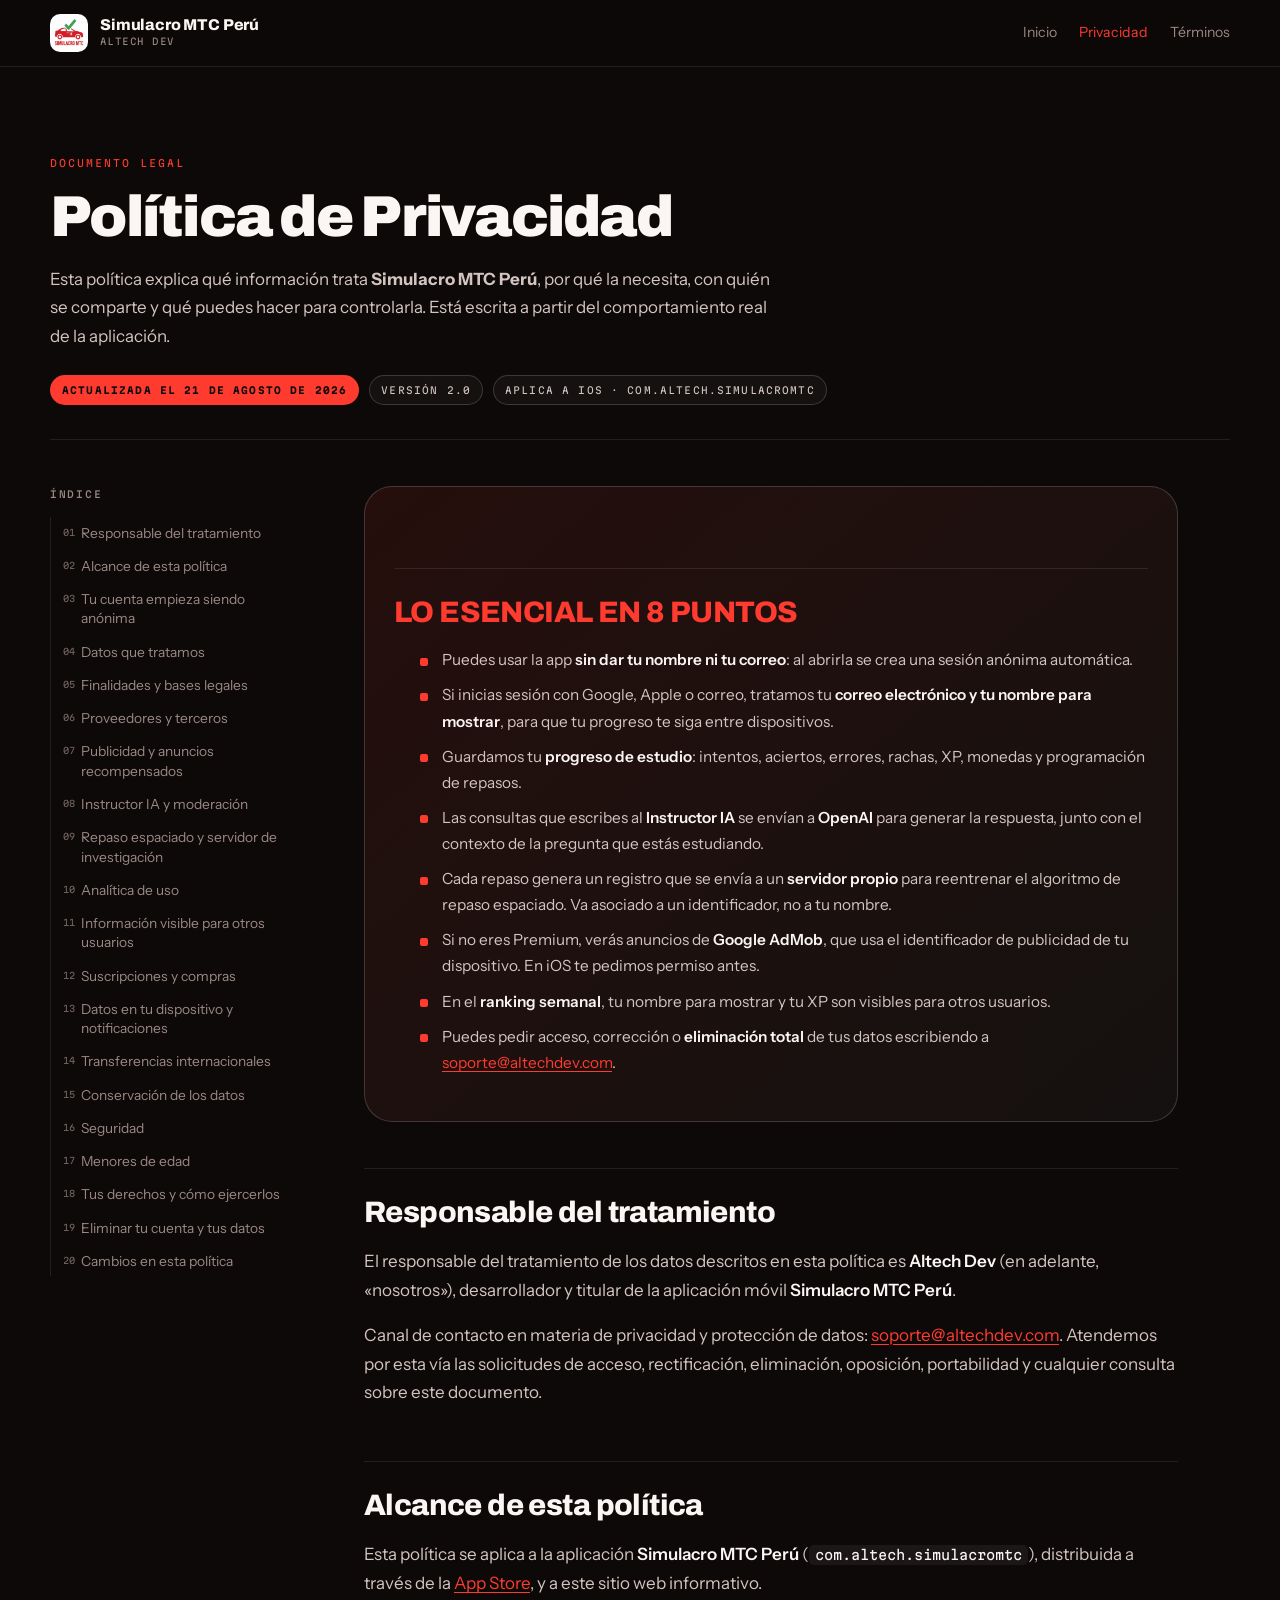
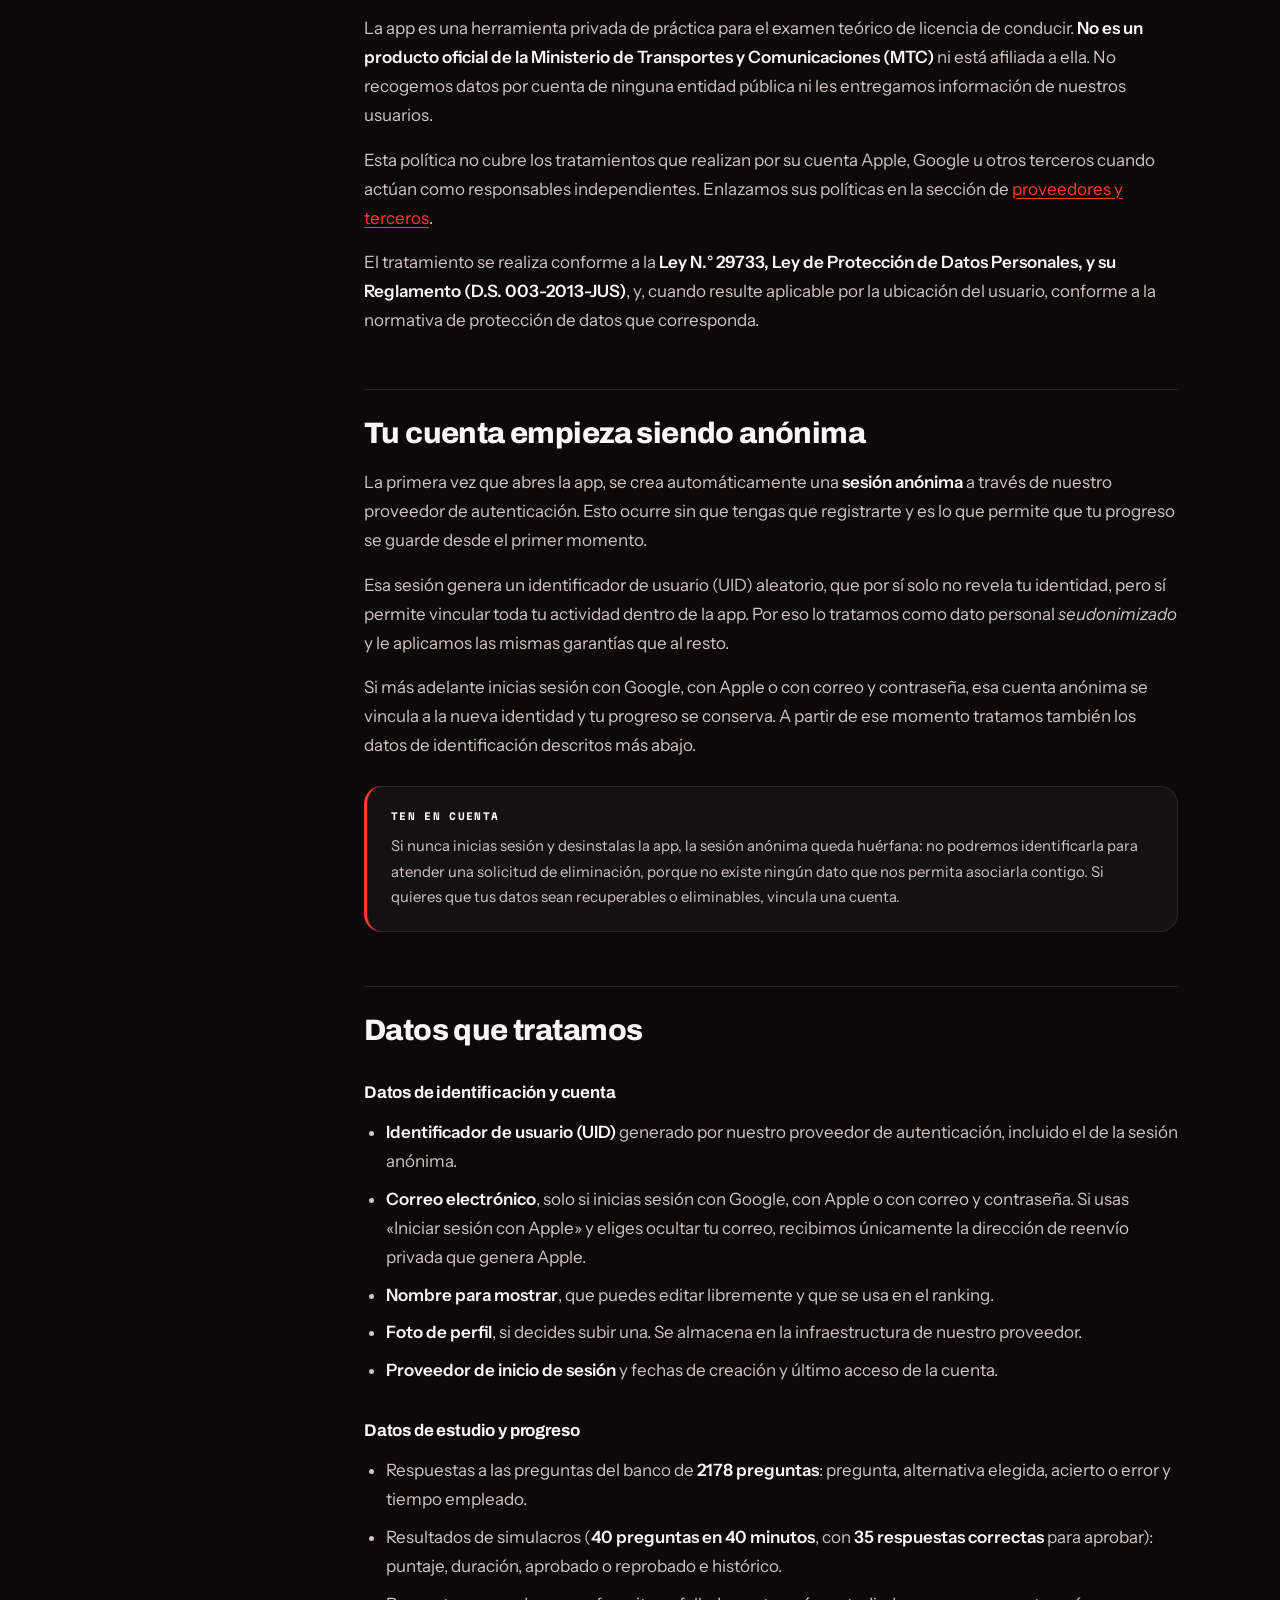
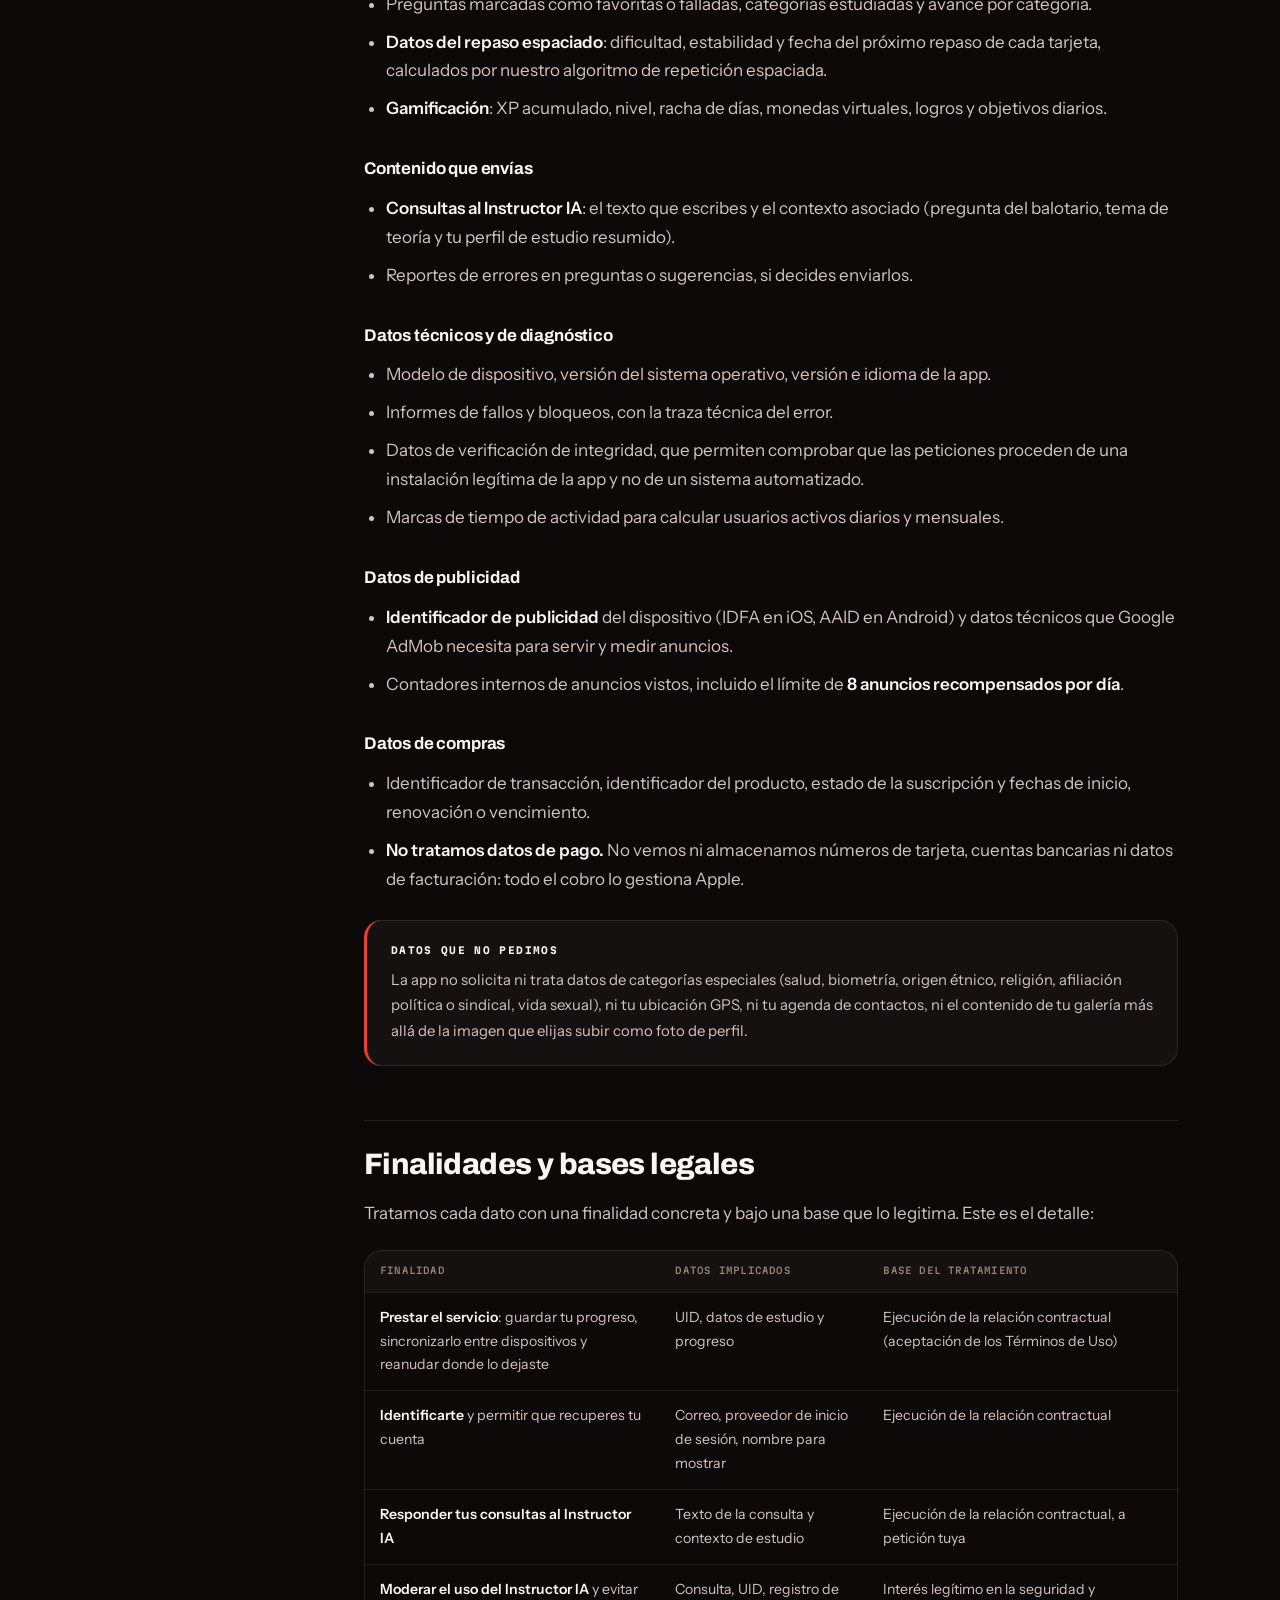
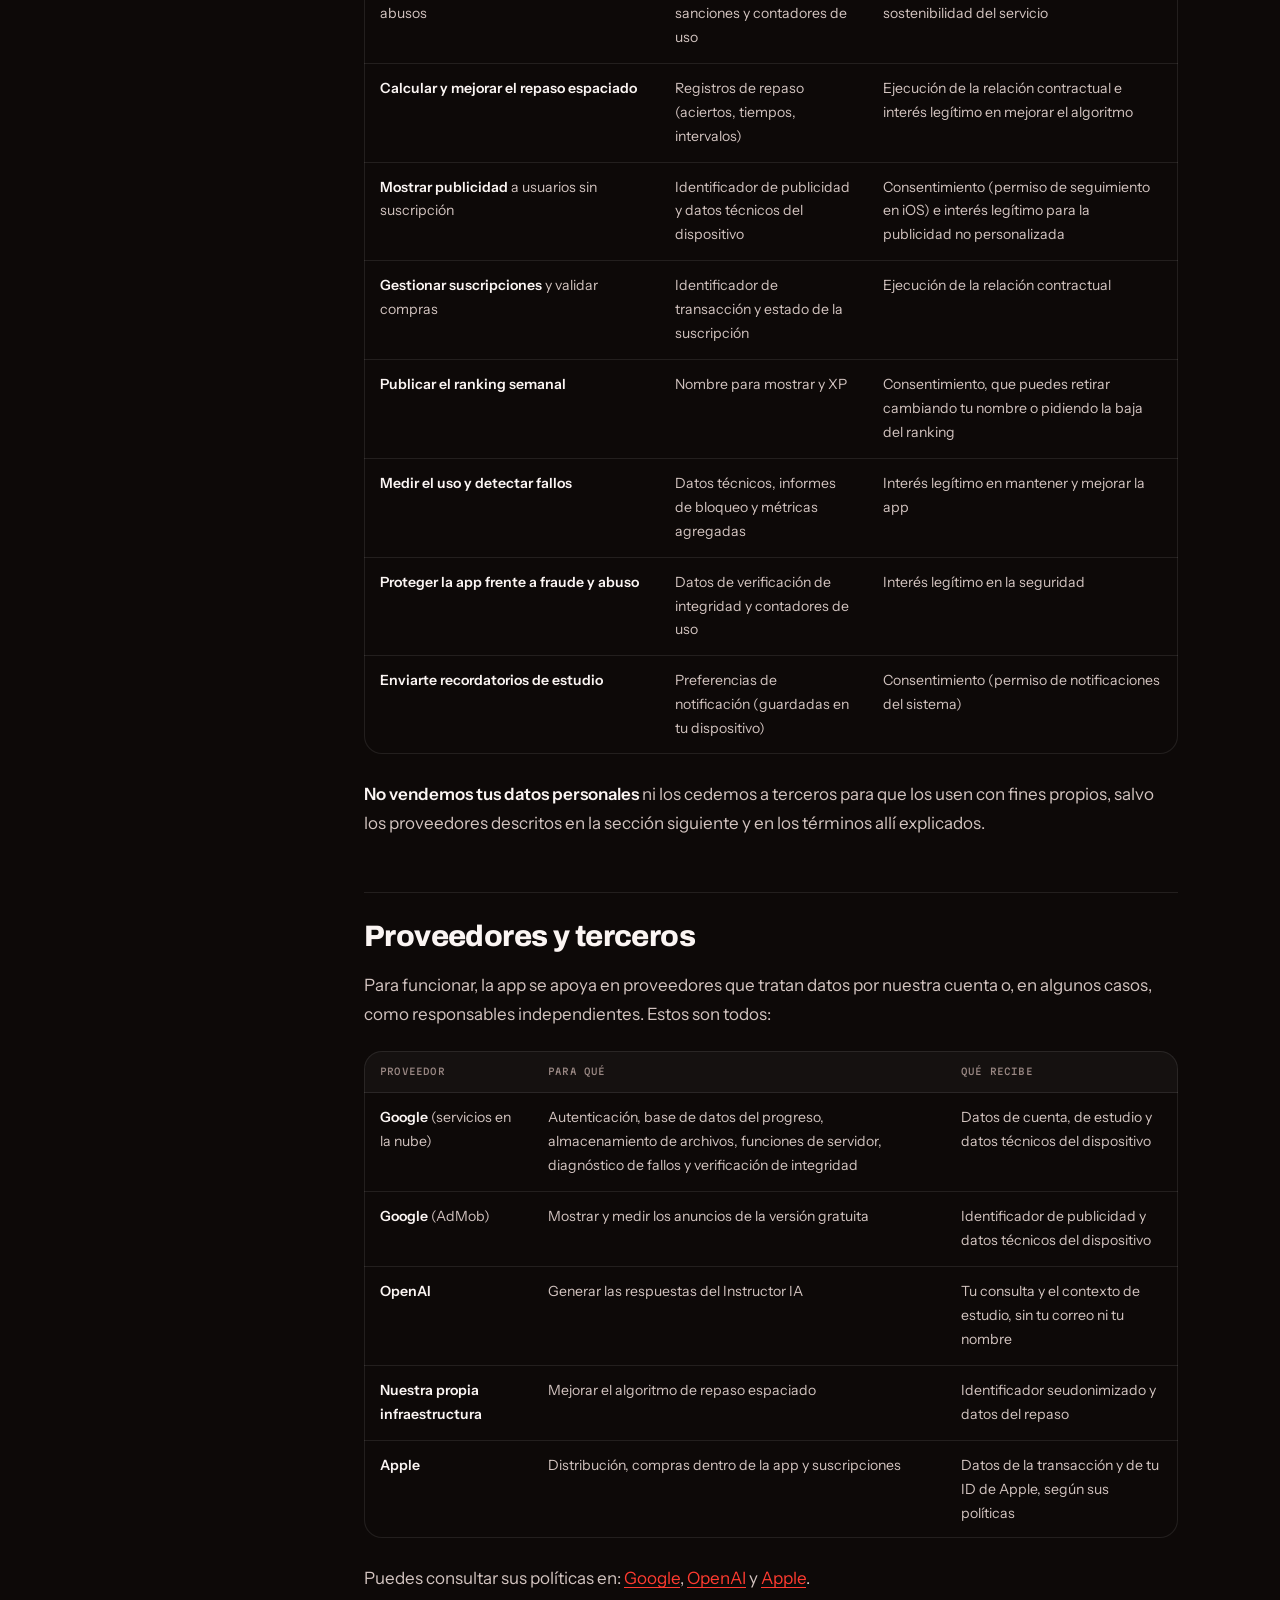
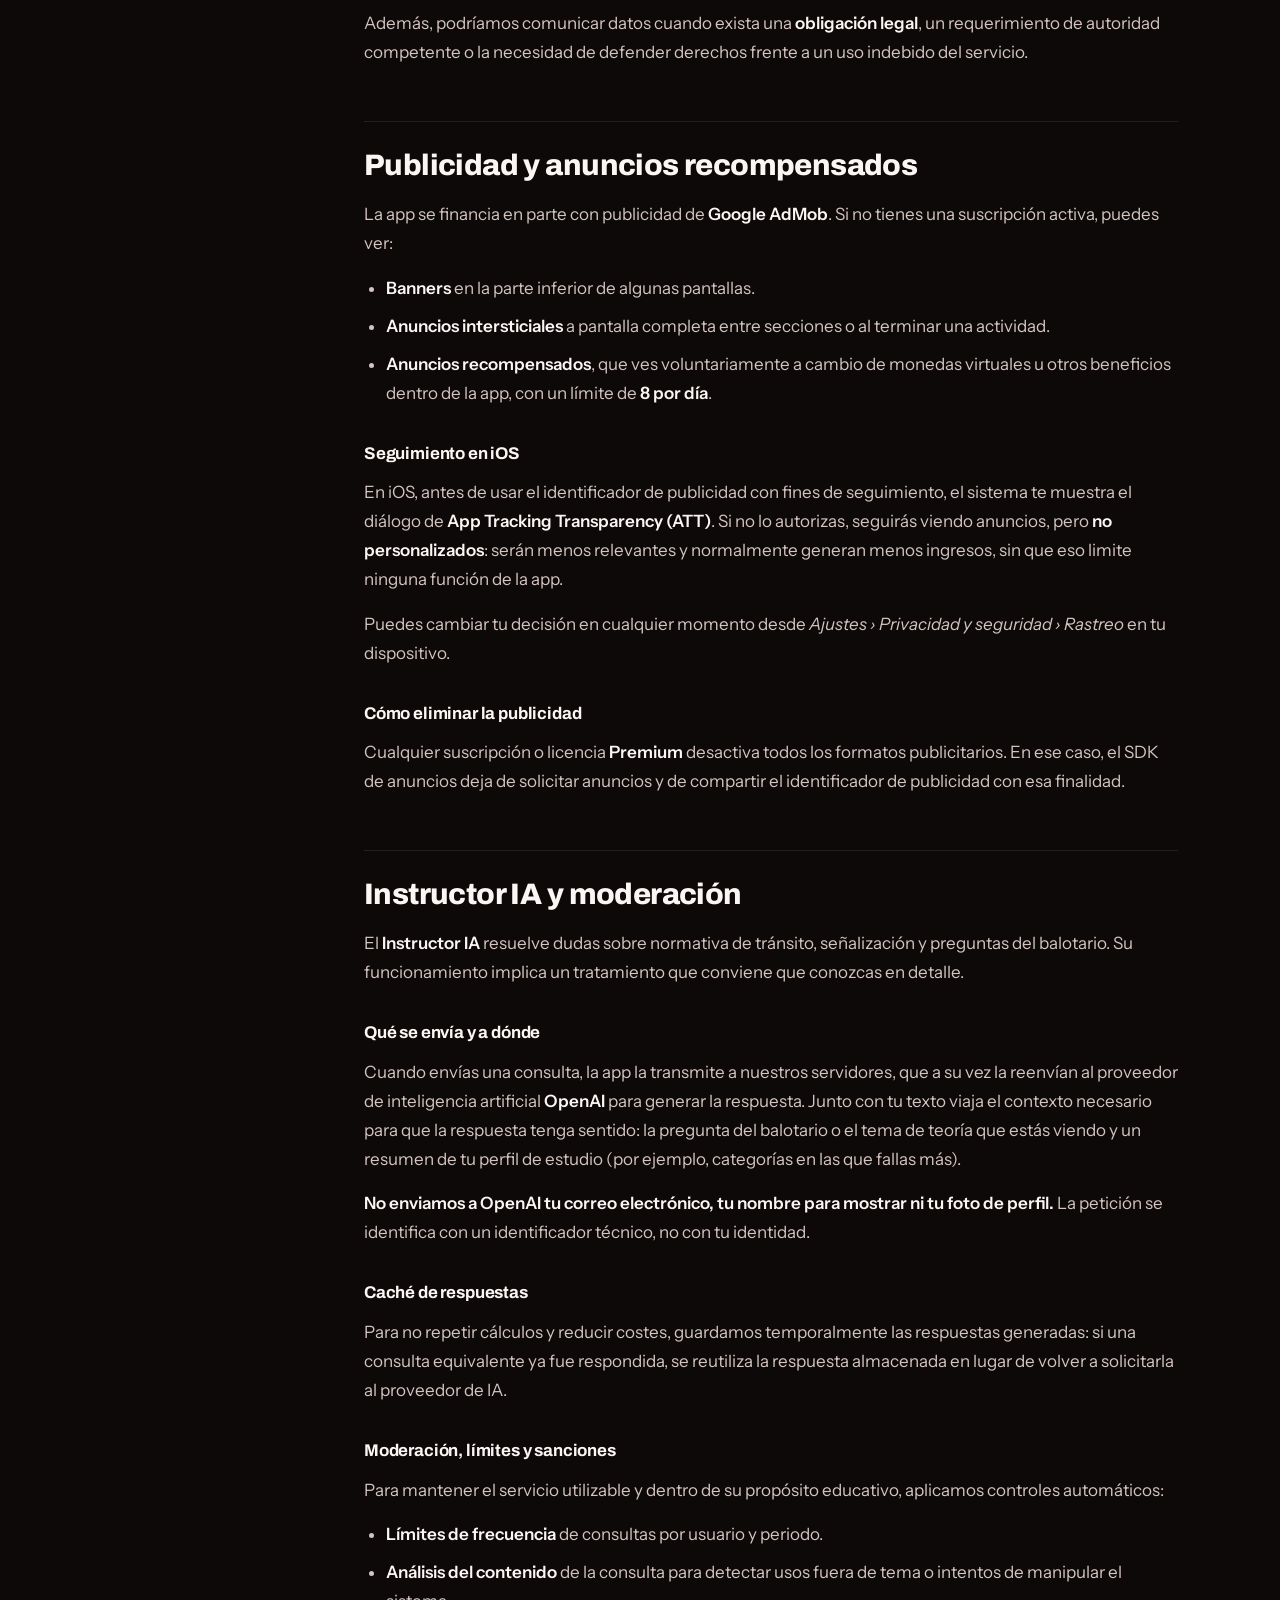
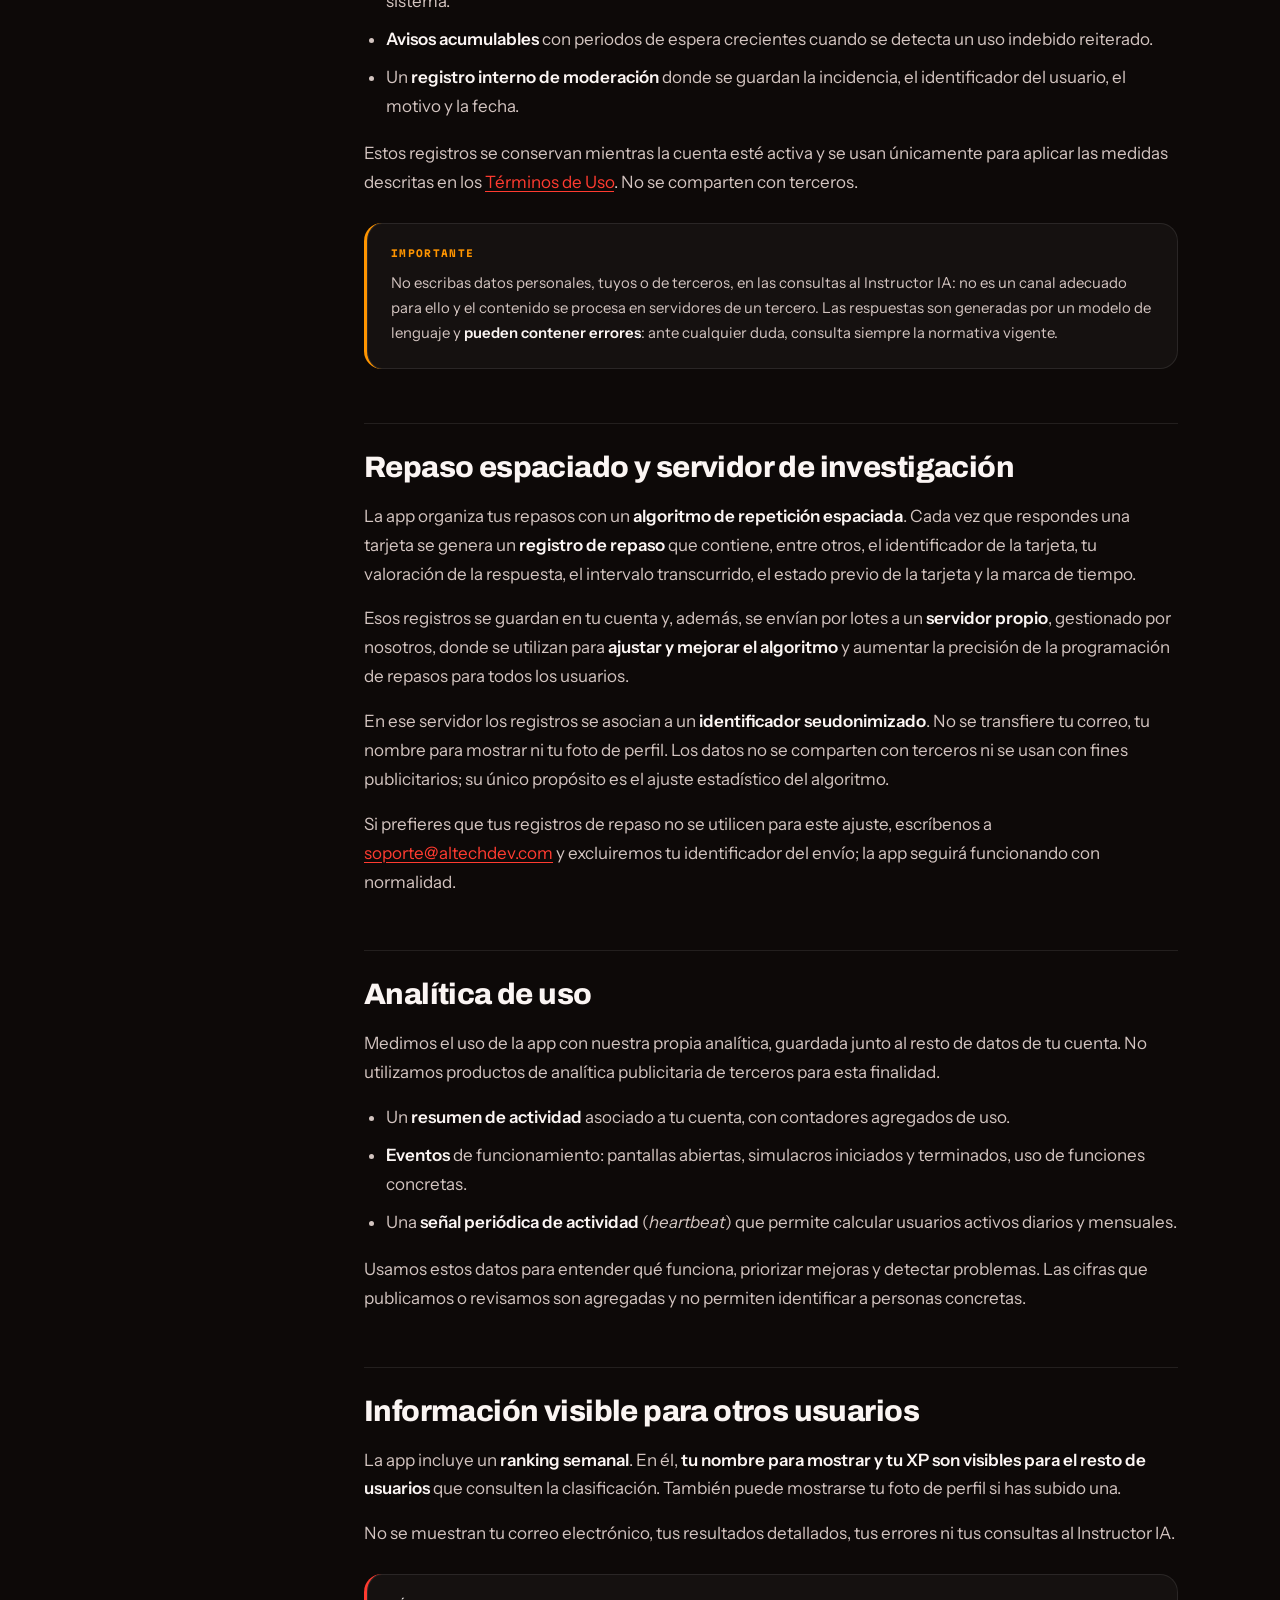
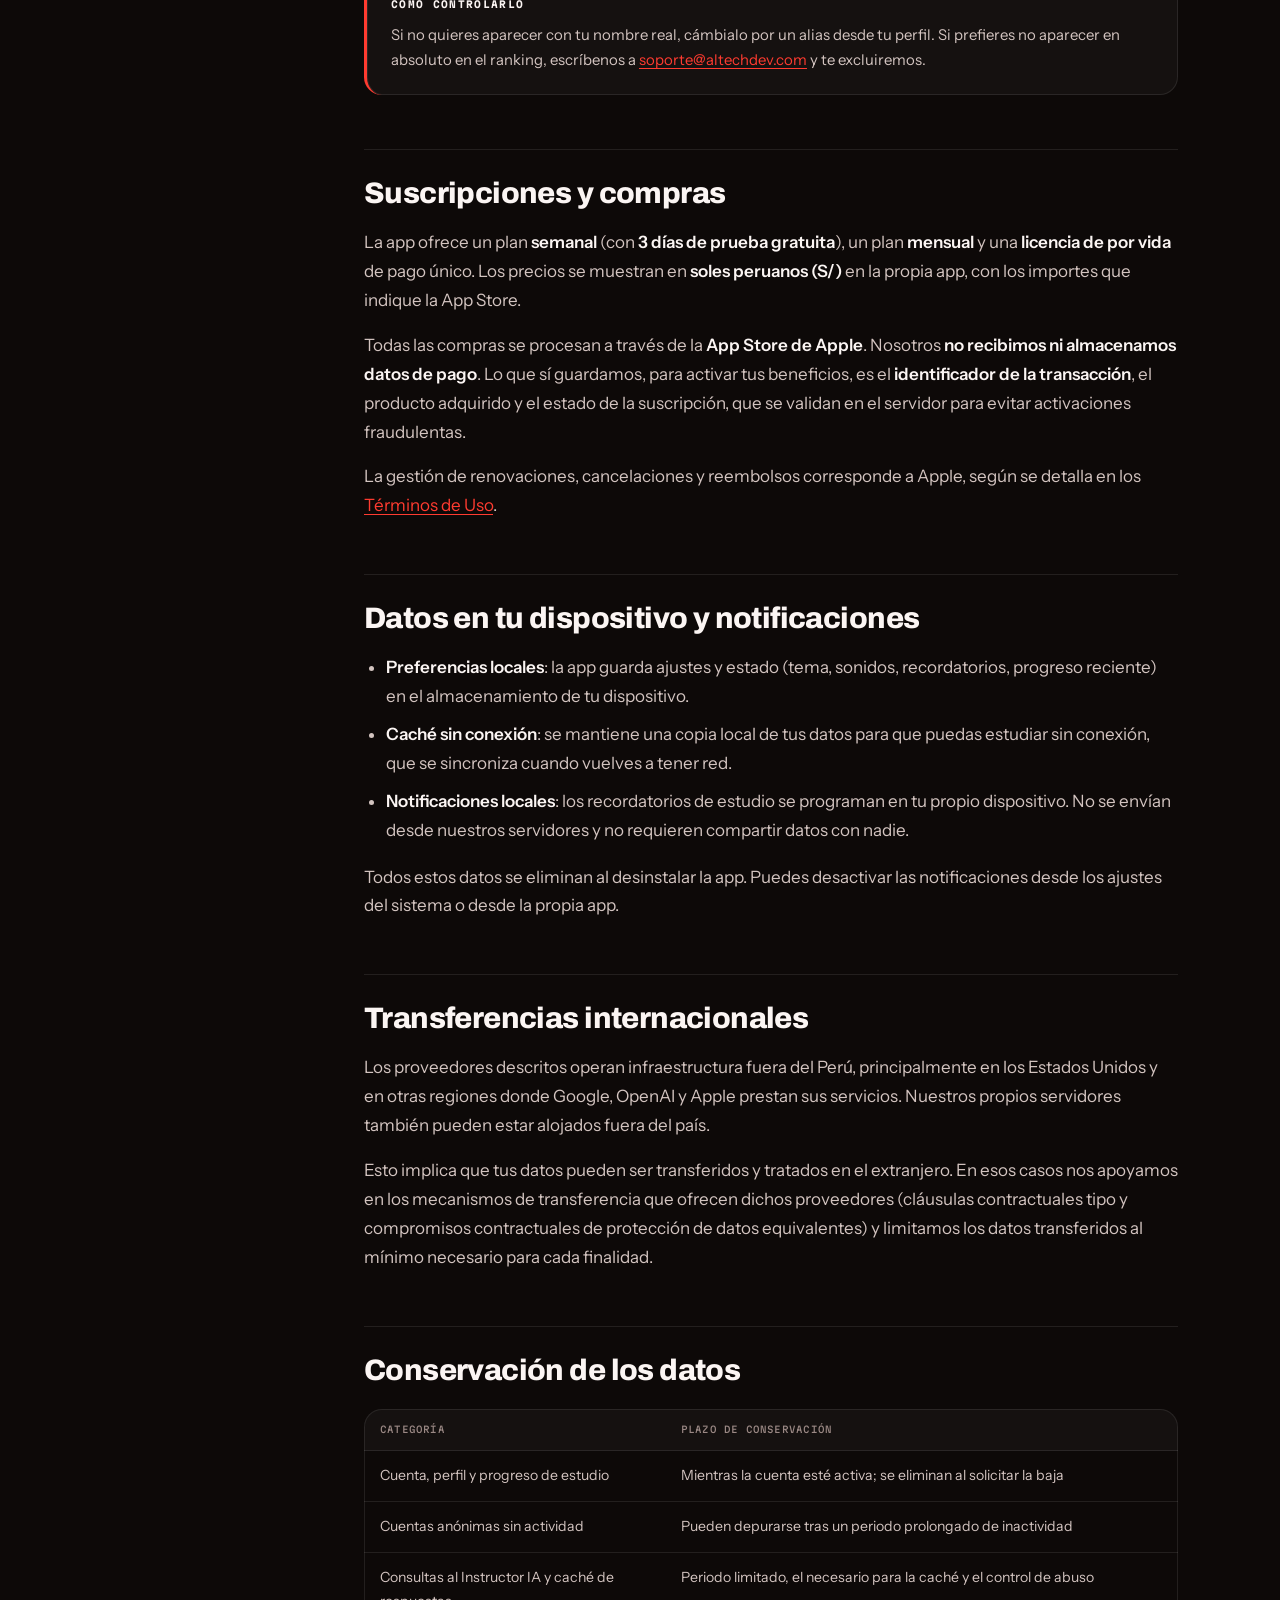
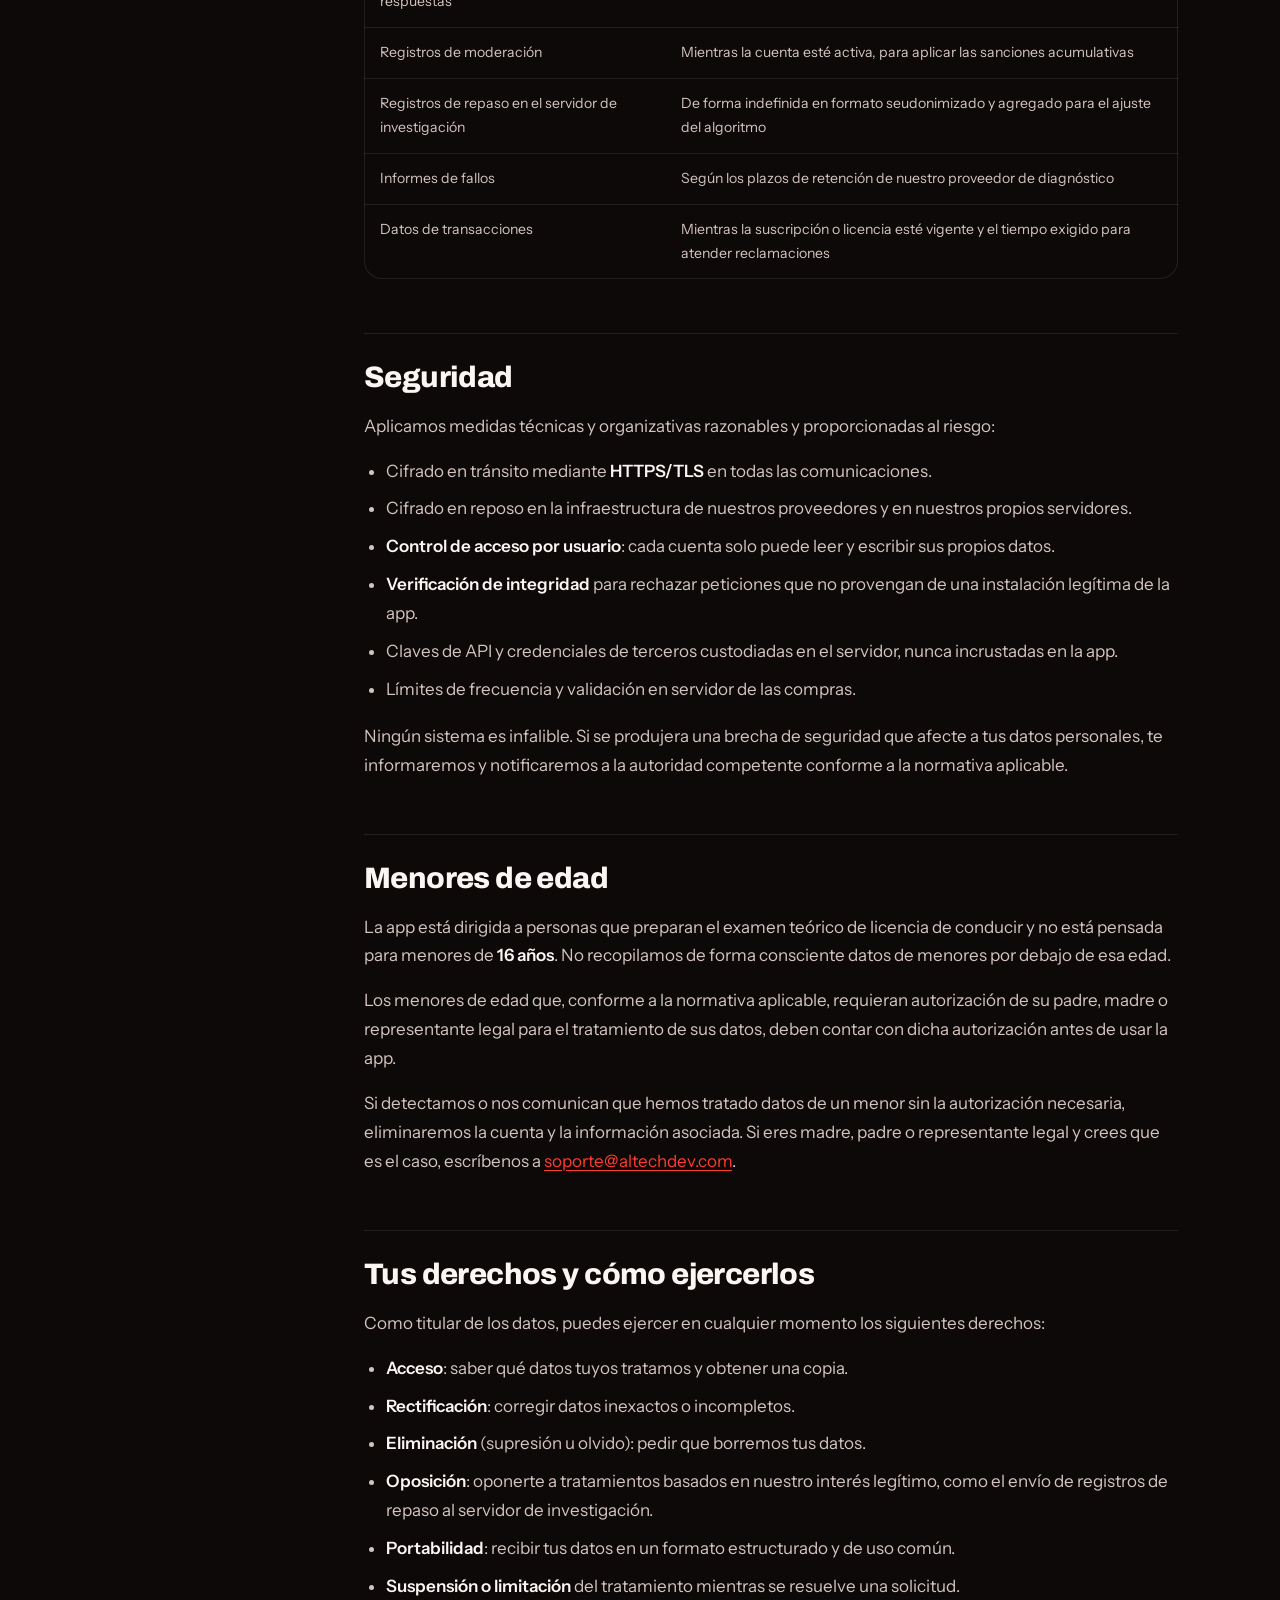
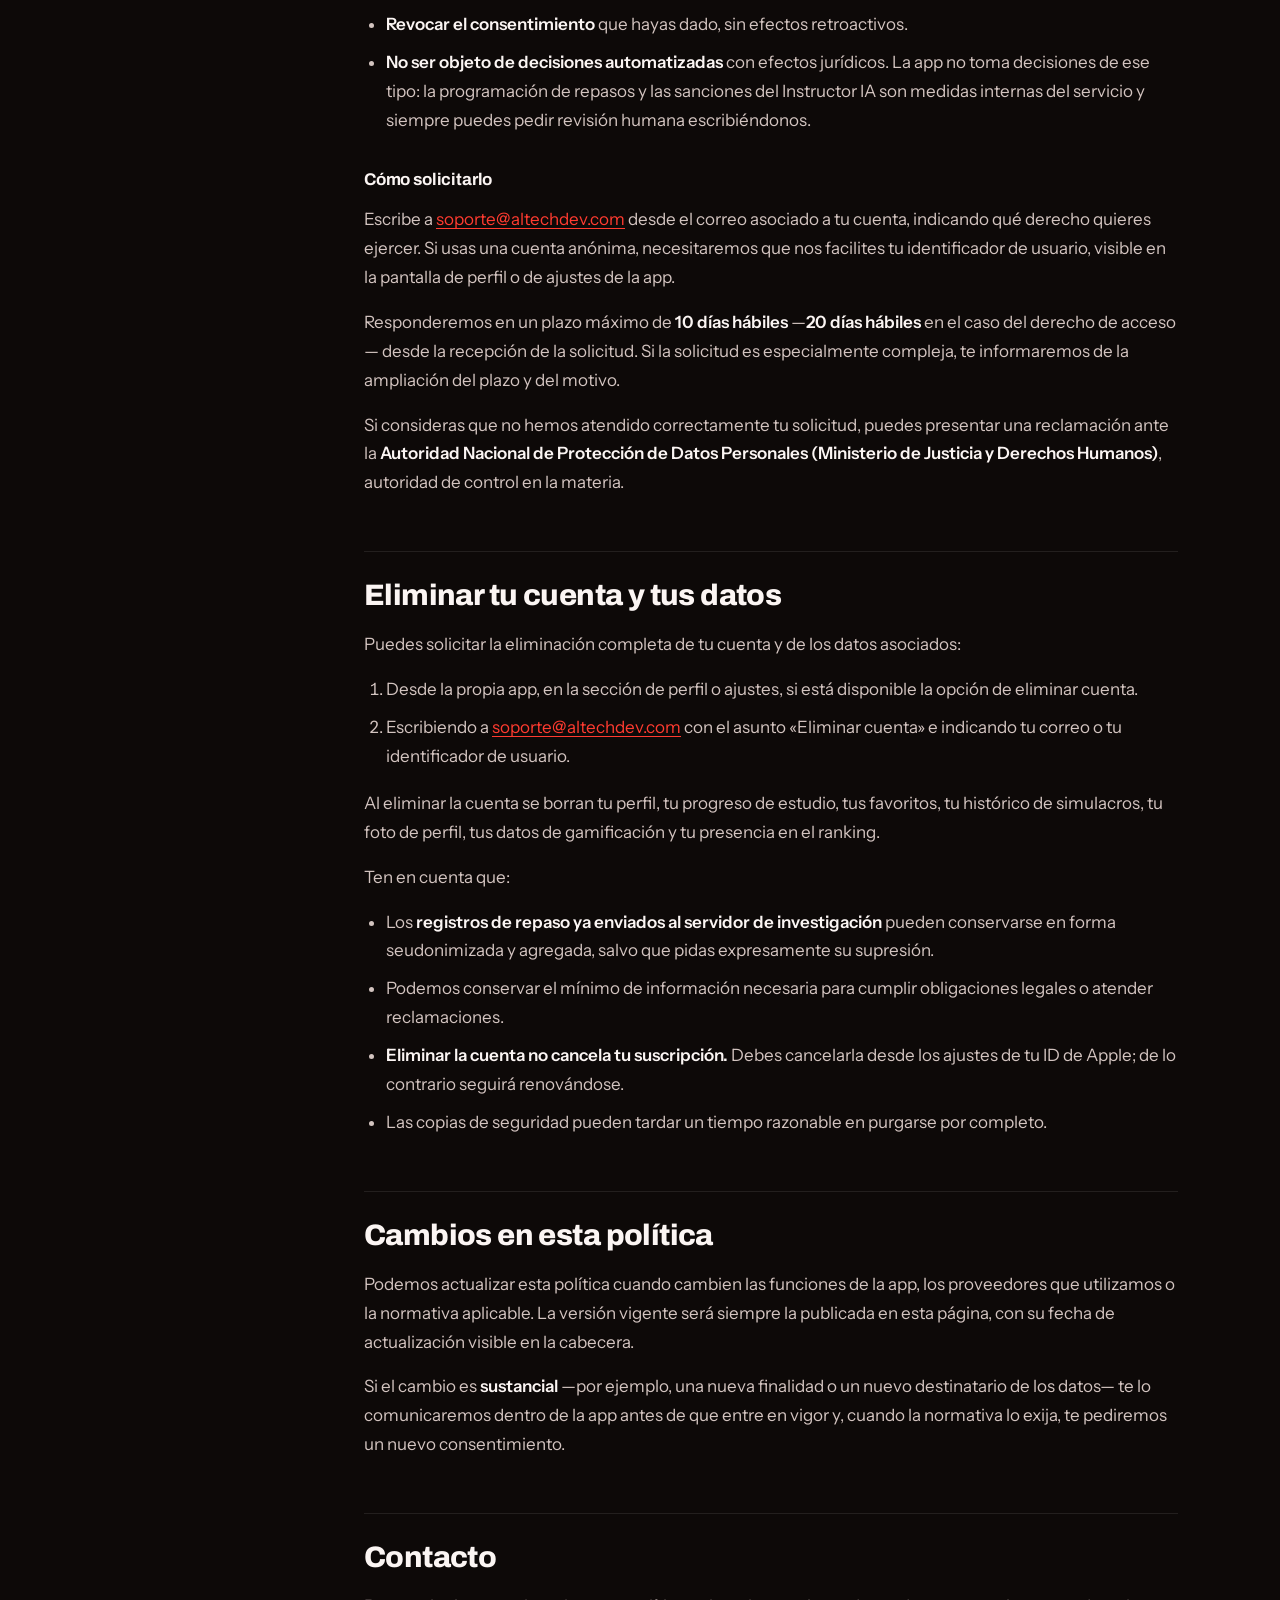
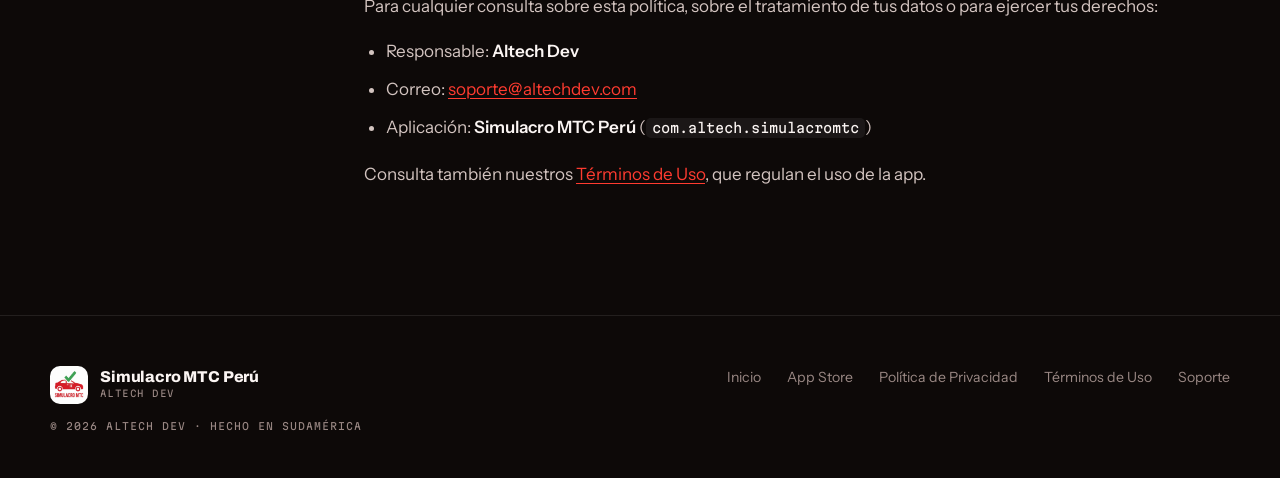
<file: privacidad.html>
<!DOCTYPE html>
<html lang="es-PE">

<head>
  <meta charset="UTF-8">
  <meta name="viewport" content="width=device-width, initial-scale=1.0">
  <title>Política de Privacidad — Simulacro MTC Perú</title>
  <meta name="description"
    content="Política de Privacidad de Simulacro MTC Perú: qué datos tratamos, con qué finalidad, con quién los compartimos y cómo ejercer tus derechos.">
  <meta name="theme-color" content="#0D0908">
  <meta name="robots" content="index, follow">
  <link rel="canonical" href="https://zeytx.github.io/simulacro-mtc-web/privacidad.html">

  <meta property="og:type" content="article">
  <meta property="og:title" content="Política de Privacidad — Simulacro MTC Perú">
  <meta property="og:description" content="Qué datos trata la app, con qué finalidad y cómo ejercer tus derechos.">
  <meta property="og:image" content="https://zeytx.github.io/simulacro-mtc-web/assets/og-image.png">
  <meta property="og:locale" content="es_PE">

  <link rel="icon" type="image/png" href="assets/favicon.png">
  <link rel="apple-touch-icon" href="assets/apple-touch-icon.png">

  <link rel="preconnect" href="https://fonts.googleapis.com">
  <link rel="preconnect" href="https://fonts.gstatic.com" crossorigin>
  <link
    href="https://fonts.googleapis.com/css2?family=Archivo:wght@400..900&family=Instrument+Sans:wght@400;500;600&family=Martian+Mono:wght@500;700&display=swap"
    rel="stylesheet">
  <link rel="stylesheet" href="assets/legal.css">
</head>

<body>
  <a class="skip" href="#contenido">Saltar al contenido</a>

  <header class="topbar">
    <div class="wrap topbar-in">
      <a class="brand" href="index.html">
        <img src="assets/app-icon.png" alt="">
        <span><b>Simulacro MTC Perú</b><span>Altech Dev</span></span>
      </a>
      <nav class="topbar-links" aria-label="Documentos legales">
        <a href="index.html">Inicio</a>
        <a href="privacidad.html" aria-current="page">Privacidad</a>
        <a href="terminos.html">Términos</a>
      </nav>
    </div>
  </header>

  <div class="wrap doc-head">
    <p class="kicker">Documento legal</p>
    <h1>Política de Privacidad</h1>
    <p class="lede">Esta política explica qué información trata <strong>Simulacro MTC Perú</strong>, por qué la
      necesita, con quién se comparte y qué puedes hacer para controlarla. Está escrita a partir del comportamiento
      real de la aplicación.</p>
    <div class="meta">
      <span class="chip on">Actualizada el 21 de agosto de 2026</span>
      <span class="chip">Versión 2.0</span>
      <span class="chip">Aplica a iOS · com.altech.simulacromtc</span>
    </div>
  </div>

  <main class="wrap doc" id="contenido">
    <nav class="toc" aria-label="Índice de contenidos">
      <h2>Índice</h2>
      <ol>
        <li><a href="#responsable">Responsable del tratamiento</a></li>
        <li><a href="#alcance">Alcance de esta política</a></li>
        <li><a href="#cuenta-anonima">Tu cuenta empieza siendo anónima</a></li>
        <li><a href="#datos">Datos que tratamos</a></li>
        <li><a href="#finalidades">Finalidades y bases legales</a></li>
        <li><a href="#terceros">Proveedores y terceros</a></li>
        <li><a href="#publicidad">Publicidad y anuncios recompensados</a></li>
        <li><a href="#instructor-ia">Instructor IA y moderación</a></li>
        <li><a href="#fsrs">Repaso espaciado y servidor de investigación</a></li>
        <li><a href="#analitica">Analítica de uso</a></li>
        <li><a href="#publico">Información visible para otros usuarios</a></li>
        <li><a href="#compras">Suscripciones y compras</a></li>
        <li><a href="#dispositivo">Datos en tu dispositivo y notificaciones</a></li>
        <li><a href="#transferencias">Transferencias internacionales</a></li>
        <li><a href="#conservacion">Conservación de los datos</a></li>
        <li><a href="#seguridad">Seguridad</a></li>
        <li><a href="#menores">Menores de edad</a></li>
        <li><a href="#derechos">Tus derechos y cómo ejercerlos</a></li>
        <li><a href="#eliminar">Eliminar tu cuenta y tus datos</a></li>
        <li><a href="#cambios">Cambios en esta política</a></li>
        <li><a href="#contacto">Contacto</a></li>
      </ol>
    </nav>

    <div class="body">

      <div class="summary">
        <h2>Lo esencial en 8 puntos</h2>
        <ul>
          <li>Puedes usar la app <strong>sin dar tu nombre ni tu correo</strong>: al abrirla se crea una sesión anónima
            automática.</li>
          <li>Si inicias sesión con Google, Apple o correo, tratamos tu <strong>correo electrónico y tu nombre para
              mostrar</strong>, para que tu progreso te siga entre dispositivos.</li>
          <li>Guardamos tu <strong>progreso de estudio</strong>: intentos, aciertos, errores, rachas, XP, monedas y
            programación de repasos.</li>
          <li>Las consultas que escribes al <strong>Instructor IA</strong> se envían a <strong>OpenAI</strong> para
            generar la respuesta, junto con el contexto de la pregunta que estás estudiando.</li>
          <li>Cada repaso genera un registro que se envía a un <strong>servidor propio</strong> para reentrenar el
            algoritmo de repaso espaciado. Va asociado a un identificador, no a tu nombre.</li>
          <li>Si no eres Premium, verás anuncios de <strong>Google AdMob</strong>, que usa el identificador de
            publicidad de tu dispositivo. En iOS te pedimos permiso antes.</li>
          <li>En el <strong>ranking semanal</strong>, tu nombre para mostrar y tu XP son visibles para otros usuarios.
          </li>
          <li>Puedes pedir acceso, corrección o <strong>eliminación total</strong> de tus datos escribiendo a
            <a href="mailto:soporte@altechdev.com">soporte@altechdev.com</a>.
          </li>
        </ul>
      </div>

      <section id="responsable">
        <h2>Responsable del tratamiento</h2>
        <p>El responsable del tratamiento de los datos descritos en esta política es <strong>Altech Dev</strong>
          (en adelante, «nosotros»), desarrollador y titular de la aplicación móvil <strong>Simulacro MTC Perú</strong>.</p>
        <p>Canal de contacto en materia de privacidad y protección de datos:
          <a href="mailto:soporte@altechdev.com">soporte@altechdev.com</a>. Atendemos por esta vía las solicitudes de
          acceso, rectificación, eliminación, oposición, portabilidad y cualquier consulta sobre este documento.
        </p>
      </section>

      <section id="alcance">
        <h2>Alcance de esta política</h2>
        <p>Esta política se aplica a la aplicación <strong>Simulacro MTC Perú</strong>
          (<code>com.altech.simulacromtc</code>), distribuida a través de la
          <a href="https://apps.apple.com/pe/app/simulacro-mtc-peru/id6756247516" rel="noopener">App Store</a>, y a este sitio web
          informativo.
        </p>
        <p>La app es una herramienta privada de práctica para el examen teórico de licencia de conducir. <strong>No es
            un producto oficial de la Ministerio de Transportes y Comunicaciones (MTC)</strong> ni está afiliada a ella. No
          recogemos datos por cuenta de ninguna entidad pública ni les entregamos información de nuestros usuarios.</p>
        <p>Esta política no cubre los tratamientos que realizan por su cuenta Apple, Google u otros terceros cuando
          actúan como responsables independientes. Enlazamos sus políticas en la sección de
          <a href="#terceros">proveedores y terceros</a>.
        </p>
        <p>El tratamiento se realiza conforme a la <strong>Ley N.° 29733, Ley de Protección de Datos Personales, y su
            Reglamento (D.S. 003-2013-JUS)</strong>, y, cuando resulte aplicable por la ubicación del usuario, conforme
          a la normativa de protección de datos que corresponda.</p>
      </section>

      <section id="cuenta-anonima">
        <h2>Tu cuenta empieza siendo anónima</h2>
        <p>La primera vez que abres la app, se crea automáticamente una <strong>sesión anónima</strong> a través de
          nuestro proveedor de autenticación. Esto ocurre sin que tengas que registrarte y es lo que permite que tu
          progreso se guarde desde el primer momento.</p>
        <p>Esa sesión genera un identificador de usuario (UID) aleatorio, que por sí solo no revela tu identidad, pero
          sí permite vincular toda tu actividad dentro de la app. Por eso lo tratamos como dato personal
          <em>seudonimizado</em> y le aplicamos las mismas garantías que al resto.
        </p>
        <p>Si más adelante inicias sesión con Google, con Apple o con correo y contraseña, esa cuenta anónima se
          vincula a la nueva identidad y tu progreso se conserva. A partir de ese momento tratamos también los datos
          de identificación descritos más abajo.</p>
        <div class="callout">
          <b>Ten en cuenta</b>
          <p>Si nunca inicias sesión y desinstalas la app, la sesión anónima queda huérfana: no podremos identificarla
            para atender una solicitud de eliminación, porque no existe ningún dato que nos permita asociarla contigo.
            Si quieres que tus datos sean recuperables o eliminables, vincula una cuenta.</p>
        </div>
      </section>

      <section id="datos">
        <h2>Datos que tratamos</h2>

        <h3>Datos de identificación y cuenta</h3>
        <ul>
          <li><strong>Identificador de usuario (UID)</strong> generado por nuestro proveedor de autenticación, incluido el de la
            sesión anónima.</li>
          <li><strong>Correo electrónico</strong>, solo si inicias sesión con Google, con Apple o con correo y
            contraseña. Si usas «Iniciar sesión con Apple» y eliges ocultar tu correo, recibimos únicamente la
            dirección de reenvío privada que genera Apple.</li>
          <li><strong>Nombre para mostrar</strong>, que puedes editar libremente y que se usa en el ranking.</li>
          <li><strong>Foto de perfil</strong>, si decides subir una. Se almacena en la infraestructura de nuestro proveedor.</li>
          <li><strong>Proveedor de inicio de sesión</strong> y fechas de creación y último acceso de la cuenta.</li>
        </ul>

        <h3>Datos de estudio y progreso</h3>
        <ul>
          <li>Respuestas a las preguntas del banco de <strong>2178 preguntas</strong>: pregunta, alternativa elegida,
            acierto o error y tiempo empleado.</li>
          <li>Resultados de simulacros (<strong>40 preguntas en 40 minutos</strong>, con
            <strong>35 respuestas correctas</strong> para aprobar): puntaje, duración, aprobado o reprobado e
            histórico.
          </li>
          <li>Preguntas marcadas como favoritas o falladas, categorías estudiadas y avance por categoría.</li>
          <li><strong>Datos del repaso espaciado</strong>: dificultad, estabilidad y fecha del próximo repaso de cada
            tarjeta, calculados por nuestro algoritmo de repetición espaciada.</li>
          <li><strong>Gamificación</strong>: XP acumulado, nivel, racha de días, monedas virtuales, logros y objetivos
            diarios.</li>
        </ul>

        <h3>Contenido que envías</h3>
        <ul>
          <li><strong>Consultas al Instructor IA</strong>: el texto que escribes y el contexto asociado (pregunta del
            balotario, tema de teoría y tu perfil de estudio resumido).</li>
          <li>Reportes de errores en preguntas o sugerencias, si decides enviarlos.</li>
        </ul>

        <h3>Datos técnicos y de diagnóstico</h3>
        <ul>
          <li>Modelo de dispositivo, versión del sistema operativo, versión e idioma de la app.</li>
          <li>Informes de fallos y bloqueos, con la traza técnica del error.</li>
          <li>Datos de verificación de integridad, que permiten comprobar que las peticiones proceden de una
            instalación legítima de la app y no de un sistema automatizado.</li>
          <li>Marcas de tiempo de actividad para calcular usuarios activos diarios y mensuales.</li>
        </ul>

        <h3>Datos de publicidad</h3>
        <ul>
          <li><strong>Identificador de publicidad</strong> del dispositivo (IDFA en iOS, AAID en Android) y datos
            técnicos que Google AdMob necesita para servir y medir anuncios.</li>
          <li>Contadores internos de anuncios vistos, incluido el límite de <strong>8 anuncios recompensados por
              día</strong>.</li>
        </ul>

        <h3>Datos de compras</h3>
        <ul>
          <li>Identificador de transacción, identificador del producto, estado de la suscripción y fechas de inicio,
            renovación o vencimiento.</li>
          <li><strong>No tratamos datos de pago.</strong> No vemos ni almacenamos números de tarjeta, cuentas
            bancarias ni datos de facturación: todo el cobro lo gestiona Apple.</li>
        </ul>

        <div class="callout">
          <b>Datos que no pedimos</b>
          <p>La app no solicita ni trata datos de categorías especiales (salud, biometría, origen étnico, religión,
            afiliación política o sindical, vida sexual), ni tu ubicación GPS, ni tu agenda de contactos, ni el
            contenido de tu galería más allá de la imagen que elijas subir como foto de perfil.</p>
        </div>
      </section>

      <section id="finalidades">
        <h2>Finalidades y bases legales</h2>
        <p>Tratamos cada dato con una finalidad concreta y bajo una base que lo legitima. Este es el detalle:</p>
        <div class="table-scroll">
          <table>
            <thead>
              <tr>
                <th scope="col">Finalidad</th>
                <th scope="col">Datos implicados</th>
                <th scope="col">Base del tratamiento</th>
              </tr>
            </thead>
            <tbody>
              <tr>
                <td><strong>Prestar el servicio</strong>: guardar tu progreso, sincronizarlo entre dispositivos y
                  reanudar donde lo dejaste</td>
                <td>UID, datos de estudio y progreso</td>
                <td>Ejecución de la relación contractual (aceptación de los Términos de Uso)</td>
              </tr>
              <tr>
                <td><strong>Identificarte</strong> y permitir que recuperes tu cuenta</td>
                <td>Correo, proveedor de inicio de sesión, nombre para mostrar</td>
                <td>Ejecución de la relación contractual</td>
              </tr>
              <tr>
                <td><strong>Responder tus consultas al Instructor IA</strong></td>
                <td>Texto de la consulta y contexto de estudio</td>
                <td>Ejecución de la relación contractual, a petición tuya</td>
              </tr>
              <tr>
                <td><strong>Moderar el uso del Instructor IA</strong> y evitar abusos</td>
                <td>Consulta, UID, registro de sanciones y contadores de uso</td>
                <td>Interés legítimo en la seguridad y sostenibilidad del servicio</td>
              </tr>
              <tr>
                <td><strong>Calcular y mejorar el repaso espaciado</strong></td>
                <td>Registros de repaso (aciertos, tiempos, intervalos)</td>
                <td>Ejecución de la relación contractual e interés legítimo en mejorar el algoritmo</td>
              </tr>
              <tr>
                <td><strong>Mostrar publicidad</strong> a usuarios sin suscripción</td>
                <td>Identificador de publicidad y datos técnicos del dispositivo</td>
                <td>Consentimiento (permiso de seguimiento en iOS) e interés legítimo para la publicidad no
                  personalizada</td>
              </tr>
              <tr>
                <td><strong>Gestionar suscripciones</strong> y validar compras</td>
                <td>Identificador de transacción y estado de la suscripción</td>
                <td>Ejecución de la relación contractual</td>
              </tr>
              <tr>
                <td><strong>Publicar el ranking semanal</strong></td>
                <td>Nombre para mostrar y XP</td>
                <td>Consentimiento, que puedes retirar cambiando tu nombre o pidiendo la baja del ranking</td>
              </tr>
              <tr>
                <td><strong>Medir el uso y detectar fallos</strong></td>
                <td>Datos técnicos, informes de bloqueo y métricas agregadas</td>
                <td>Interés legítimo en mantener y mejorar la app</td>
              </tr>
              <tr>
                <td><strong>Proteger la app frente a fraude y abuso</strong></td>
                <td>Datos de verificación de integridad y contadores de uso</td>
                <td>Interés legítimo en la seguridad</td>
              </tr>
              <tr>
                <td><strong>Enviarte recordatorios de estudio</strong></td>
                <td>Preferencias de notificación (guardadas en tu dispositivo)</td>
                <td>Consentimiento (permiso de notificaciones del sistema)</td>
              </tr>
            </tbody>
          </table>
        </div>
        <p><strong>No vendemos tus datos personales</strong> ni los cedemos a terceros para que los usen con fines
          propios, salvo los proveedores descritos en la sección siguiente y en los términos allí explicados.</p>
      </section>

      <section id="terceros">
        <h2>Proveedores y terceros</h2>
        <p>Para funcionar, la app se apoya en proveedores que tratan datos por nuestra cuenta o, en algunos casos,
          como responsables independientes. Estos son todos:</p>
        <div class="table-scroll">
          <table>
            <thead>
              <tr>
                <th scope="col">Proveedor</th>
                <th scope="col">Para qué</th>
                <th scope="col">Qué recibe</th>
              </tr>
            </thead>
            <tbody>
              <tr>
                <td><strong>Google</strong> (servicios en la nube)</td>
                <td>Autenticación, base de datos del progreso, almacenamiento de archivos, funciones de servidor,
                  diagnóstico de fallos y verificación de integridad</td>
                <td>Datos de cuenta, de estudio y datos técnicos del dispositivo</td>
              </tr>
              <tr>
                <td><strong>Google</strong> (AdMob)</td>
                <td>Mostrar y medir los anuncios de la versión gratuita</td>
                <td>Identificador de publicidad y datos técnicos del dispositivo</td>
              </tr>
              <tr>
                <td><strong>OpenAI</strong></td>
                <td>Generar las respuestas del Instructor IA</td>
                <td>Tu consulta y el contexto de estudio, sin tu correo ni tu nombre</td>
              </tr>
              <tr>
                <td><strong>Nuestra propia infraestructura</strong></td>
                <td>Mejorar el algoritmo de repaso espaciado</td>
                <td>Identificador seudonimizado y datos del repaso</td>
              </tr>
              <tr>
                <td><strong>Apple</strong></td>
                <td>Distribución, compras dentro de la app y suscripciones</td>
                <td>Datos de la transacción y de tu ID de Apple, según sus políticas</td>
              </tr>
            </tbody>
          </table>
        </div>
        <p>Puedes consultar sus políticas en:
          <a href="https://policies.google.com/privacy" rel="noopener">Google</a>,
          <a href="https://openai.com/policies/privacy-policy" rel="noopener">OpenAI</a> y
          <a href="https://www.apple.com/legal/privacy/" rel="noopener">Apple</a>.
        </p>
        <p>Además, podríamos comunicar datos cuando exista una <strong>obligación legal</strong>, un requerimiento de
          autoridad competente o la necesidad de defender derechos frente a un uso indebido del servicio.</p>
      </section>

      <section id="publicidad">
        <h2>Publicidad y anuncios recompensados</h2>
        <p>La app se financia en parte con publicidad de <strong>Google AdMob</strong>. Si no tienes una suscripción
          activa, puedes ver:</p>
        <ul>
          <li><strong>Banners</strong> en la parte inferior de algunas pantallas.</li>
          <li><strong>Anuncios intersticiales</strong> a pantalla completa entre secciones o al terminar una
            actividad.</li>
          <li><strong>Anuncios recompensados</strong>, que ves voluntariamente a cambio de monedas virtuales u otros
            beneficios dentro de la app, con un límite de <strong>8 por día</strong>.</li>
        </ul>
        <h3>Seguimiento en iOS</h3>
        <p>En iOS, antes de usar el identificador de publicidad con fines de seguimiento, el sistema te muestra el
          diálogo de <strong>App Tracking Transparency (ATT)</strong>. Si no lo autorizas, seguirás viendo anuncios,
          pero <strong>no personalizados</strong>: serán menos relevantes y normalmente generan menos ingresos, sin
          que eso limite ninguna función de la app.</p>
        <p>Puedes cambiar tu decisión en cualquier momento desde <em>Ajustes › Privacidad y seguridad › Rastreo</em>
          en tu dispositivo.</p>
        <h3>Cómo eliminar la publicidad</h3>
        <p>Cualquier suscripción o licencia <strong>Premium</strong> desactiva todos los formatos publicitarios. En
          ese caso, el SDK de anuncios deja de solicitar anuncios y de compartir el identificador de publicidad con
          esa finalidad.</p>
      </section>

      <section id="instructor-ia">
        <h2>Instructor IA y moderación</h2>
        <p>El <strong>Instructor IA</strong> resuelve dudas sobre normativa de tránsito, señalización y preguntas del
          balotario. Su funcionamiento implica un tratamiento que conviene que conozcas en detalle.</p>

        <h3>Qué se envía y a dónde</h3>
        <p>Cuando envías una consulta, la app la transmite a nuestros servidores, que a su vez la reenvían al
          proveedor de inteligencia artificial <strong>OpenAI</strong> para generar la respuesta.
          Junto con tu texto viaja el contexto necesario para que la respuesta tenga sentido: la pregunta del
          balotario o el tema de teoría que estás viendo y un resumen de tu perfil de estudio (por ejemplo, categorías
          en las que fallas más).</p>
        <p><strong>No enviamos a OpenAI tu correo electrónico, tu nombre para mostrar ni tu foto de perfil.</strong>
          La petición se identifica con un identificador técnico, no con tu identidad.</p>

        <h3>Caché de respuestas</h3>
        <p>Para no repetir cálculos y reducir costes, guardamos temporalmente las respuestas generadas: si una
          consulta equivalente ya fue respondida, se reutiliza la respuesta almacenada en lugar de volver a
          solicitarla al proveedor de IA.</p>

        <h3>Moderación, límites y sanciones</h3>
        <p>Para mantener el servicio utilizable y dentro de su propósito educativo, aplicamos controles automáticos:
        </p>
        <ul>
          <li><strong>Límites de frecuencia</strong> de consultas por usuario y periodo.</li>
          <li><strong>Análisis del contenido</strong> de la consulta para detectar usos fuera de tema o intentos de
            manipular el sistema.</li>
          <li><strong>Avisos acumulables</strong> con periodos de espera crecientes cuando se detecta un uso indebido
            reiterado.</li>
          <li>Un <strong>registro interno de moderación</strong> donde se guardan la incidencia, el identificador del
            usuario, el motivo y la fecha.</li>
        </ul>
        <p>Estos registros se conservan mientras la cuenta esté activa y se usan únicamente para aplicar las medidas
          descritas en los <a href="terminos.html">Términos de Uso</a>. No se comparten con terceros.</p>

        <div class="callout warn">
          <b>Importante</b>
          <p>No escribas datos personales, tuyos o de terceros, en las consultas al Instructor IA: no es un canal
            adecuado para ello y el contenido se procesa en servidores de un tercero. Las respuestas son generadas por
            un modelo de lenguaje y <strong>pueden contener errores</strong>: ante cualquier duda, consulta siempre la
            normativa vigente.</p>
        </div>
      </section>

      <section id="fsrs">
        <h2>Repaso espaciado y servidor de investigación</h2>
        <p>La app organiza tus repasos con un <strong>algoritmo de repetición espaciada</strong>. Cada vez que
          respondes una tarjeta se genera un <strong>registro de repaso</strong> que contiene, entre otros, el
          identificador de la tarjeta, tu valoración de la respuesta, el intervalo transcurrido, el estado previo de
          la tarjeta y la marca de tiempo.</p>
        <p>Esos registros se guardan en tu cuenta y, además, se envían por lotes a un
          <strong>servidor propio</strong>, gestionado por nosotros, donde se utilizan para
          <strong>ajustar y mejorar el algoritmo</strong> y aumentar la precisión de la programación de repasos para
          todos los usuarios.
        </p>
        <p>En ese servidor los registros se asocian a un <strong>identificador seudonimizado</strong>. No se transfiere
          tu correo, tu nombre para mostrar ni tu foto de perfil. Los datos no se comparten con terceros ni se usan
          con fines publicitarios; su único propósito es el ajuste estadístico del algoritmo.</p>
        <p>Si prefieres que tus registros de repaso no se utilicen para este ajuste, escríbenos a
          <a href="mailto:soporte@altechdev.com">soporte@altechdev.com</a> y excluiremos tu identificador del envío;
          la app seguirá funcionando con normalidad.
        </p>
      </section>

      <section id="analitica">
        <h2>Analítica de uso</h2>
        <p>Medimos el uso de la app con nuestra propia analítica, guardada junto al resto de datos de tu cuenta. No
          utilizamos productos de analítica publicitaria de terceros para esta finalidad.</p>
        <ul>
          <li>Un <strong>resumen de actividad</strong> asociado a tu cuenta, con contadores agregados de uso.</li>
          <li><strong>Eventos</strong> de funcionamiento: pantallas abiertas, simulacros iniciados y terminados, uso
            de funciones concretas.</li>
          <li>Una <strong>señal periódica de actividad</strong> (<em>heartbeat</em>) que permite calcular usuarios
            activos diarios y mensuales.</li>
        </ul>
        <p>Usamos estos datos para entender qué funciona, priorizar mejoras y detectar problemas. Las cifras que
          publicamos o revisamos son agregadas y no permiten identificar a personas concretas.</p>
      </section>

      <section id="publico">
        <h2>Información visible para otros usuarios</h2>
        <p>La app incluye un <strong>ranking semanal</strong>. En él, <strong>tu nombre para mostrar y tu XP son
            visibles para el resto de usuarios</strong> que consulten la clasificación. También puede mostrarse tu
          foto de perfil si has subido una.</p>
        <p>No se muestran tu correo electrónico, tus resultados detallados, tus errores ni tus consultas al Instructor
          IA.</p>
        <div class="callout">
          <b>Cómo controlarlo</b>
          <p>Si no quieres aparecer con tu nombre real, cámbialo por un alias desde tu perfil. Si prefieres no
            aparecer en absoluto en el ranking, escríbenos a
            <a href="mailto:soporte@altechdev.com">soporte@altechdev.com</a> y te excluiremos.
          </p>
        </div>
      </section>

      <section id="compras">
        <h2>Suscripciones y compras</h2>
        <p>La app ofrece un plan <strong>semanal</strong> (con <strong>3 días de prueba gratuita</strong>), un plan
          <strong>mensual</strong> y una <strong>licencia de por vida</strong> de pago único. Los precios se muestran
          en <strong>soles peruanos (S/)</strong> en la propia app, con los importes que indique la App
          Store.
        </p>
        <p>Todas las compras se procesan a través de la <strong>App Store de Apple</strong>. Nosotros
          <strong>no recibimos ni almacenamos datos de pago</strong>. Lo que sí guardamos, para activar tus
          beneficios, es el <strong>identificador de la transacción</strong>, el producto adquirido y el estado de la
          suscripción, que se validan en el servidor para evitar activaciones fraudulentas.
        </p>
        <p>La gestión de renovaciones, cancelaciones y reembolsos corresponde a Apple, según se detalla en los
          <a href="terminos.html#suscripciones">Términos de Uso</a>.
        </p>
      </section>

      <section id="dispositivo">
        <h2>Datos en tu dispositivo y notificaciones</h2>
        <ul>
          <li><strong>Preferencias locales</strong>: la app guarda ajustes y estado (tema, sonidos, recordatorios,
            progreso reciente) en el almacenamiento de tu dispositivo.</li>
          <li><strong>Caché sin conexión</strong>: se mantiene una copia local de tus datos para que puedas estudiar
            sin conexión, que se sincroniza cuando vuelves a tener red.</li>
          <li><strong>Notificaciones locales</strong>: los recordatorios de estudio se programan en tu propio
            dispositivo. No se envían desde nuestros servidores y no requieren compartir datos con nadie.</li>
        </ul>
        <p>Todos estos datos se eliminan al desinstalar la app. Puedes desactivar las notificaciones desde los ajustes
          del sistema o desde la propia app.</p>
      </section>

      <section id="transferencias">
        <h2>Transferencias internacionales</h2>
        <p>Los proveedores descritos operan infraestructura fuera del Perú, principalmente en los Estados Unidos y
          en otras regiones donde Google, OpenAI y Apple prestan sus servicios. Nuestros propios servidores también
          pueden estar alojados fuera del país.</p>
        <p>Esto implica que tus datos pueden ser transferidos y tratados en el extranjero. En esos casos nos apoyamos
          en los mecanismos de transferencia que ofrecen dichos proveedores (cláusulas contractuales tipo y
          compromisos contractuales de protección de datos equivalentes) y limitamos los datos transferidos al mínimo
          necesario para cada finalidad.</p>
      </section>

      <section id="conservacion">
        <h2>Conservación de los datos</h2>
        <div class="table-scroll">
          <table>
            <thead>
              <tr>
                <th scope="col">Categoría</th>
                <th scope="col">Plazo de conservación</th>
              </tr>
            </thead>
            <tbody>
              <tr>
                <td>Cuenta, perfil y progreso de estudio</td>
                <td>Mientras la cuenta esté activa; se eliminan al solicitar la baja</td>
              </tr>
              <tr>
                <td>Cuentas anónimas sin actividad</td>
                <td>Pueden depurarse tras un periodo prolongado de inactividad</td>
              </tr>
              <tr>
                <td>Consultas al Instructor IA y caché de respuestas</td>
                <td>Periodo limitado, el necesario para la caché y el control de abuso</td>
              </tr>
              <tr>
                <td>Registros de moderación</td>
                <td>Mientras la cuenta esté activa, para aplicar las sanciones acumulativas</td>
              </tr>
              <tr>
                <td>Registros de repaso en el servidor de investigación</td>
                <td>De forma indefinida en formato seudonimizado y agregado para el ajuste del algoritmo</td>
              </tr>
              <tr>
                <td>Informes de fallos</td>
                <td>Según los plazos de retención de nuestro proveedor de diagnóstico</td>
              </tr>
              <tr>
                <td>Datos de transacciones</td>
                <td>Mientras la suscripción o licencia esté vigente y el tiempo exigido para atender reclamaciones
                </td>
              </tr>
            </tbody>
          </table>
        </div>
      </section>

      <section id="seguridad">
        <h2>Seguridad</h2>
        <p>Aplicamos medidas técnicas y organizativas razonables y proporcionadas al riesgo:</p>
        <ul>
          <li>Cifrado en tránsito mediante <strong>HTTPS/TLS</strong> en todas las comunicaciones.</li>
          <li>Cifrado en reposo en la infraestructura de nuestros proveedores y en nuestros propios servidores.</li>
          <li><strong>Control de acceso por usuario</strong>: cada cuenta solo puede leer y escribir sus propios
            datos.</li>
          <li><strong>Verificación de integridad</strong> para rechazar peticiones que no provengan de una instalación
            legítima de la app.</li>
          <li>Claves de API y credenciales de terceros custodiadas en el servidor, nunca incrustadas en la app.</li>
          <li>Límites de frecuencia y validación en servidor de las compras.</li>
        </ul>
        <p>Ningún sistema es infalible. Si se produjera una brecha de seguridad que afecte a tus datos personales,
          te informaremos y notificaremos a la autoridad competente conforme a la normativa aplicable.</p>
      </section>

      <section id="menores">
        <h2>Menores de edad</h2>
        <p>La app está dirigida a personas que preparan el examen teórico de licencia de conducir y no está pensada
          para menores de <strong>16 años</strong>. No recopilamos de forma consciente datos de menores por debajo de
          esa edad.</p>
        <p>Los menores de edad que, conforme a la normativa aplicable, requieran autorización de su padre, madre o
          representante legal para el tratamiento de sus datos, deben contar con dicha autorización antes de usar la
          app.</p>
        <p>Si detectamos o nos comunican que hemos tratado datos de un menor sin la autorización necesaria,
          eliminaremos la cuenta y la información asociada. Si eres madre, padre o representante legal y crees que es
          el caso, escríbenos a <a href="mailto:soporte@altechdev.com">soporte@altechdev.com</a>.</p>
      </section>

      <section id="derechos">
        <h2>Tus derechos y cómo ejercerlos</h2>
        <p>Como titular de los datos, puedes ejercer en cualquier momento los siguientes derechos:</p>
        <ul>
          <li><strong>Acceso</strong>: saber qué datos tuyos tratamos y obtener una copia.</li>
          <li><strong>Rectificación</strong>: corregir datos inexactos o incompletos.</li>
          <li><strong>Eliminación</strong> (supresión u olvido): pedir que borremos tus datos.</li>
          <li><strong>Oposición</strong>: oponerte a tratamientos basados en nuestro interés legítimo, como el envío
            de registros de repaso al servidor de investigación.</li>
          <li><strong>Portabilidad</strong>: recibir tus datos en un formato estructurado y de uso común.</li>
          <li><strong>Suspensión o limitación</strong> del tratamiento mientras se resuelve una solicitud.</li>
          <li><strong>Revocar el consentimiento</strong> que hayas dado, sin efectos retroactivos.</li>
          <li><strong>No ser objeto de decisiones automatizadas</strong> con efectos jurídicos. La app no toma
            decisiones de ese tipo: la programación de repasos y las sanciones del Instructor IA son medidas internas
            del servicio y siempre puedes pedir revisión humana escribiéndonos.</li>
        </ul>
        <h3>Cómo solicitarlo</h3>
        <p>Escribe a <a href="mailto:soporte@altechdev.com">soporte@altechdev.com</a> desde el correo asociado a tu
          cuenta, indicando qué derecho quieres ejercer. Si usas una cuenta anónima, necesitaremos que nos facilites
          tu identificador de usuario, visible en la pantalla de perfil o de ajustes de la app.</p>
        <p>Responderemos en un plazo máximo de <strong>10 días hábiles</strong> —<strong>20 días hábiles</strong> en el
          caso del derecho de acceso— desde la recepción de la solicitud.
          Si la solicitud es especialmente compleja, te informaremos de la ampliación del plazo y del motivo.</p>
        <p>Si consideras que no hemos atendido correctamente tu solicitud, puedes presentar una reclamación ante la
          <strong>Autoridad Nacional de Protección de Datos Personales (Ministerio de Justicia y Derechos Humanos)</strong>, autoridad de control en la
          materia.</p>
      </section>

      <section id="eliminar">
        <h2>Eliminar tu cuenta y tus datos</h2>
        <p>Puedes solicitar la eliminación completa de tu cuenta y de los datos asociados:</p>
        <ol>
          <li>Desde la propia app, en la sección de perfil o ajustes, si está disponible la opción de eliminar cuenta.
          </li>
          <li>Escribiendo a <a href="mailto:soporte@altechdev.com">soporte@altechdev.com</a> con el asunto «Eliminar
            cuenta» e indicando tu correo o tu identificador de usuario.</li>
        </ol>
        <p>Al eliminar la cuenta se borran tu perfil, tu progreso de estudio, tus favoritos, tu histórico de
          simulacros, tu foto de perfil, tus datos de gamificación y tu presencia en el ranking.</p>
        <p>Ten en cuenta que:</p>
        <ul>
          <li>Los <strong>registros de repaso ya enviados al servidor de investigación</strong> pueden conservarse en
            forma seudonimizada y agregada, salvo que pidas expresamente su supresión.</li>
          <li>Podemos conservar el mínimo de información necesaria para cumplir obligaciones legales o atender
            reclamaciones.</li>
          <li><strong>Eliminar la cuenta no cancela tu suscripción.</strong> Debes cancelarla desde los ajustes de tu
            ID de Apple; de lo contrario seguirá renovándose.</li>
          <li>Las copias de seguridad pueden tardar un tiempo razonable en purgarse por completo.</li>
        </ul>
      </section>

      <section id="cambios">
        <h2>Cambios en esta política</h2>
        <p>Podemos actualizar esta política cuando cambien las funciones de la app, los proveedores que utilizamos o
          la normativa aplicable. La versión vigente será siempre la publicada en esta página, con su fecha de
          actualización visible en la cabecera.</p>
        <p>Si el cambio es <strong>sustancial</strong> —por ejemplo, una nueva finalidad o un nuevo destinatario de
          los datos— te lo comunicaremos dentro de la app antes de que entre en vigor y, cuando la normativa lo
          exija, te pediremos un nuevo consentimiento.</p>
      </section>

      <section id="contacto">
        <h2>Contacto</h2>
        <p>Para cualquier consulta sobre esta política, sobre el tratamiento de tus datos o para ejercer tus derechos:
        </p>
        <ul>
          <li>Responsable: <strong>Altech Dev</strong></li>
          <li>Correo: <a href="mailto:soporte@altechdev.com">soporte@altechdev.com</a></li>
          <li>Aplicación: <strong>Simulacro MTC Perú</strong> (<code>com.altech.simulacromtc</code>)</li>
        </ul>
        <p>Consulta también nuestros <a href="terminos.html">Términos de Uso</a>, que regulan el uso de la app.</p>
      </section>

    </div>
  </main>

  <footer>
    <div class="wrap foot-in">
      <div>
        <a class="brand" href="index.html">
          <img src="assets/app-icon.png" alt="">
          <span><b>Simulacro MTC Perú</b><span>Altech Dev</span></span>
        </a>
        <p class="copy">&copy; 2026 Altech Dev · Hecho en Sudamérica</p>
      </div>
      <div class="foot-links">
        <a href="index.html">Inicio</a>
        <a href="https://apps.apple.com/pe/app/simulacro-mtc-peru/id6756247516">App Store</a>
        <a href="privacidad.html">Política de Privacidad</a>
        <a href="terminos.html">Términos de Uso</a>
        <a href="mailto:soporte@altechdev.com">Soporte</a>
      </div>
    </div>
  </footer>

  <script>
    (function () {
      'use strict';
      var links = Array.prototype.slice.call(document.querySelectorAll('.toc a'));
      var sections = links.map(function (a) {
        return document.getElementById(a.getAttribute('href').slice(1));
      }).filter(Boolean);

      if (!('IntersectionObserver' in window) || !sections.length) return;

      var visible = new Set();
      var io = new IntersectionObserver(function (entries) {
        entries.forEach(function (e) {
          if (e.isIntersecting) visible.add(e.target); else visible.delete(e.target);
        });
        var first = sections.find(function (s) { return visible.has(s); });
        links.forEach(function (a) {
          a.classList.toggle('active', !!first && a.getAttribute('href') === '#' + first.id);
        });
      }, { rootMargin: '-96px 0px -70% 0px' });

      sections.forEach(function (s) { io.observe(s); });
    })();
  </script>
</body>

</html>
</file>
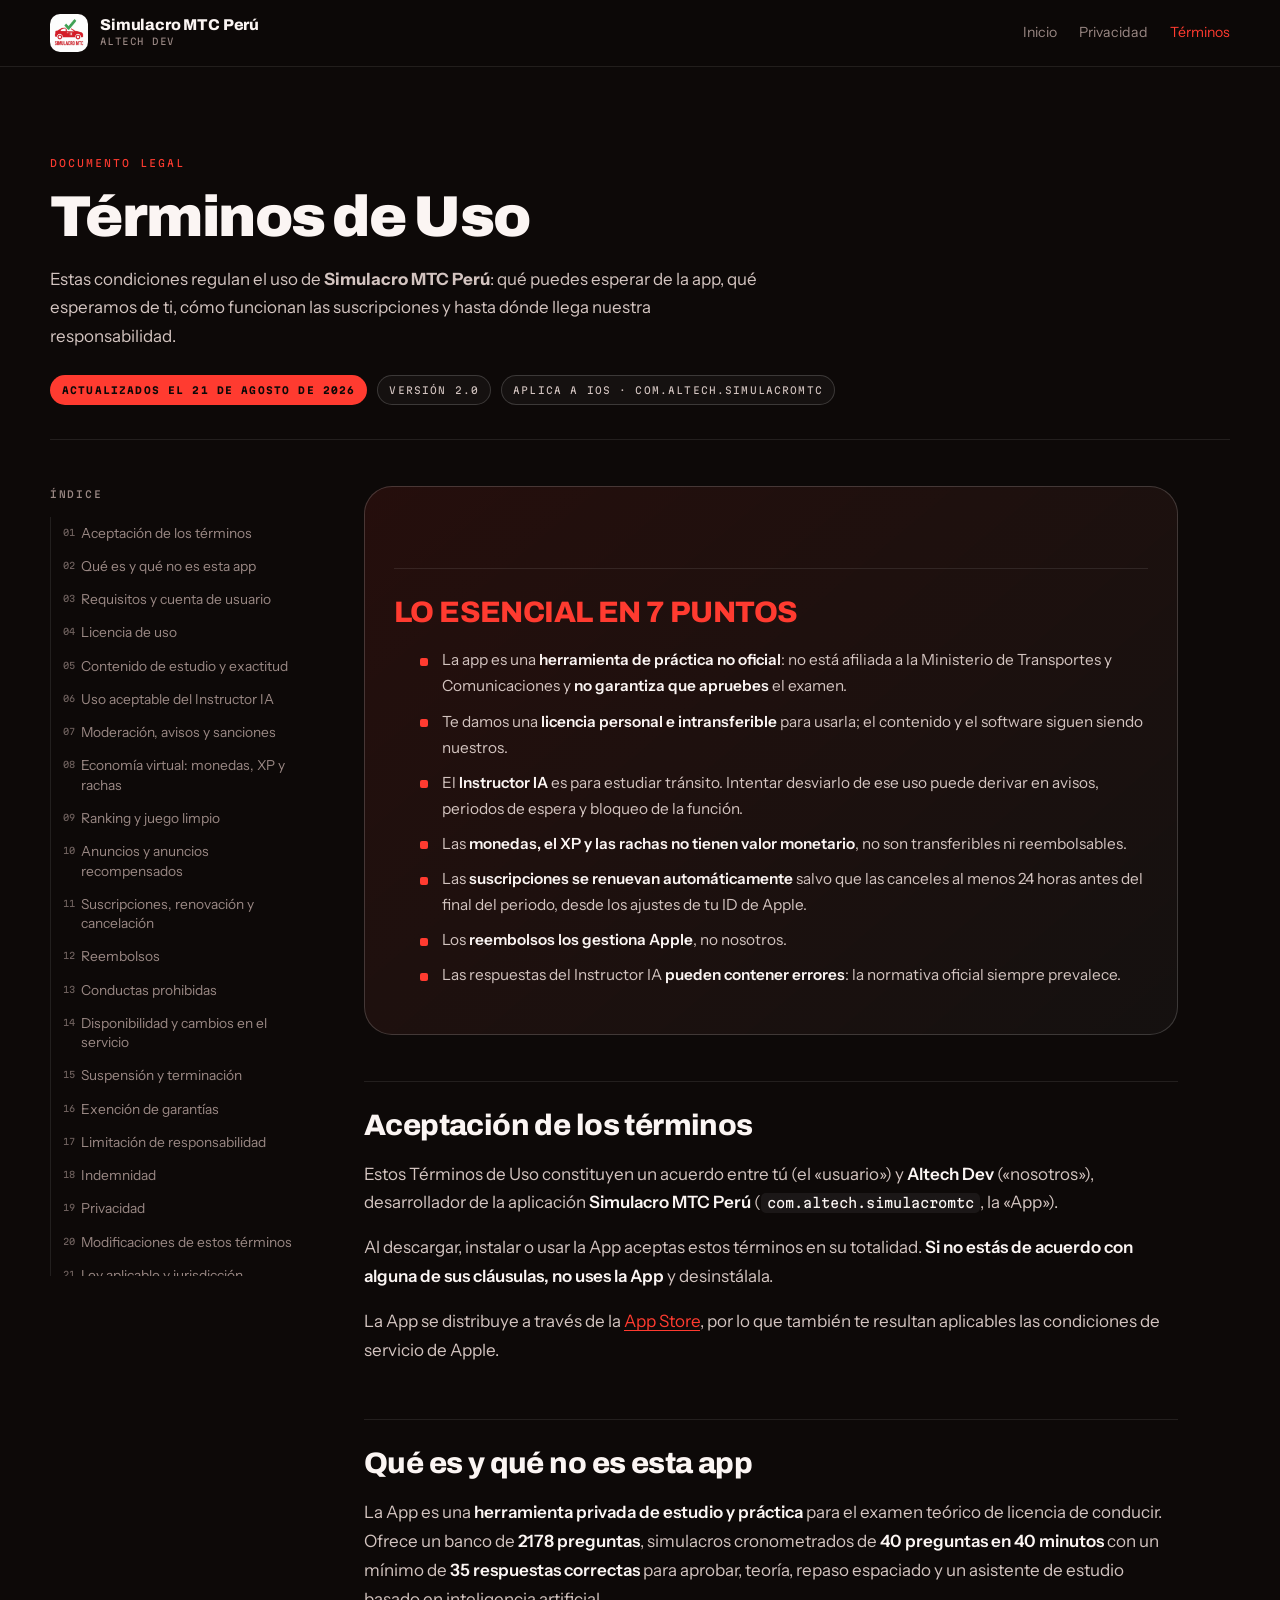
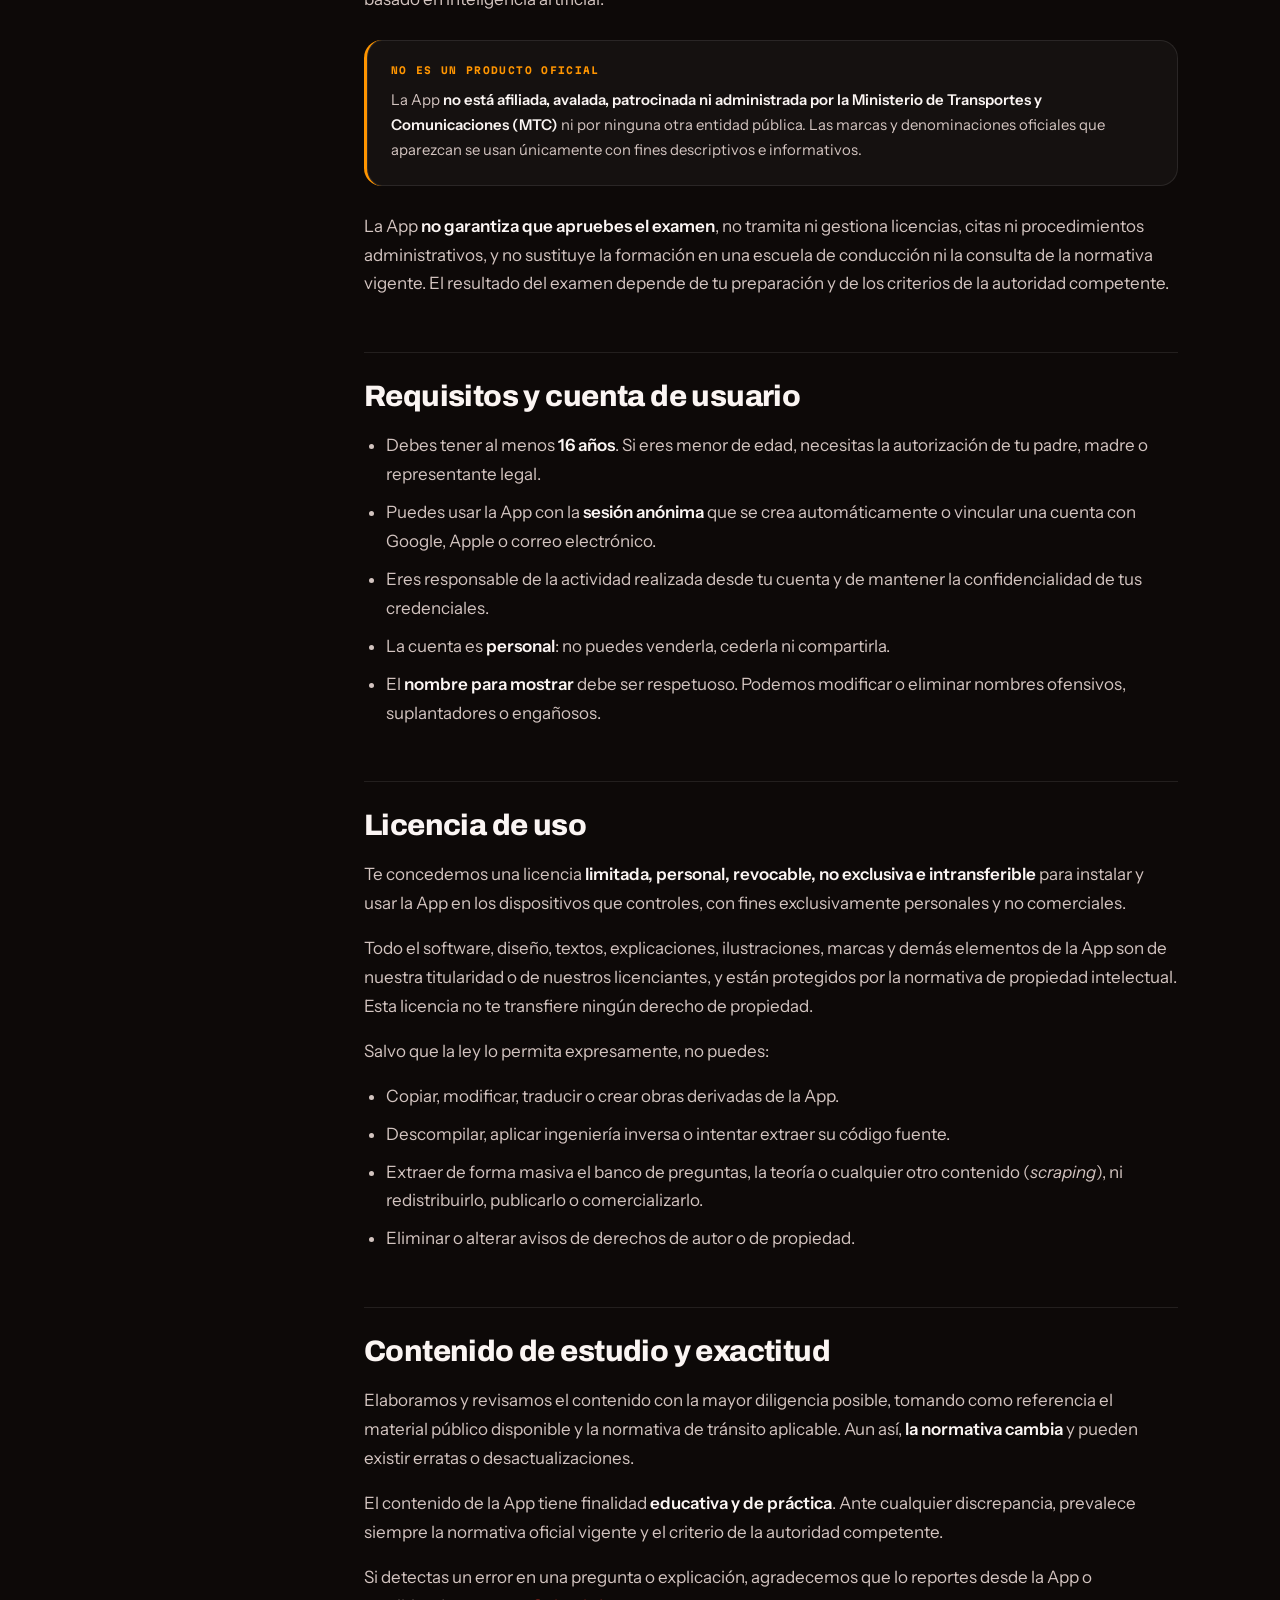
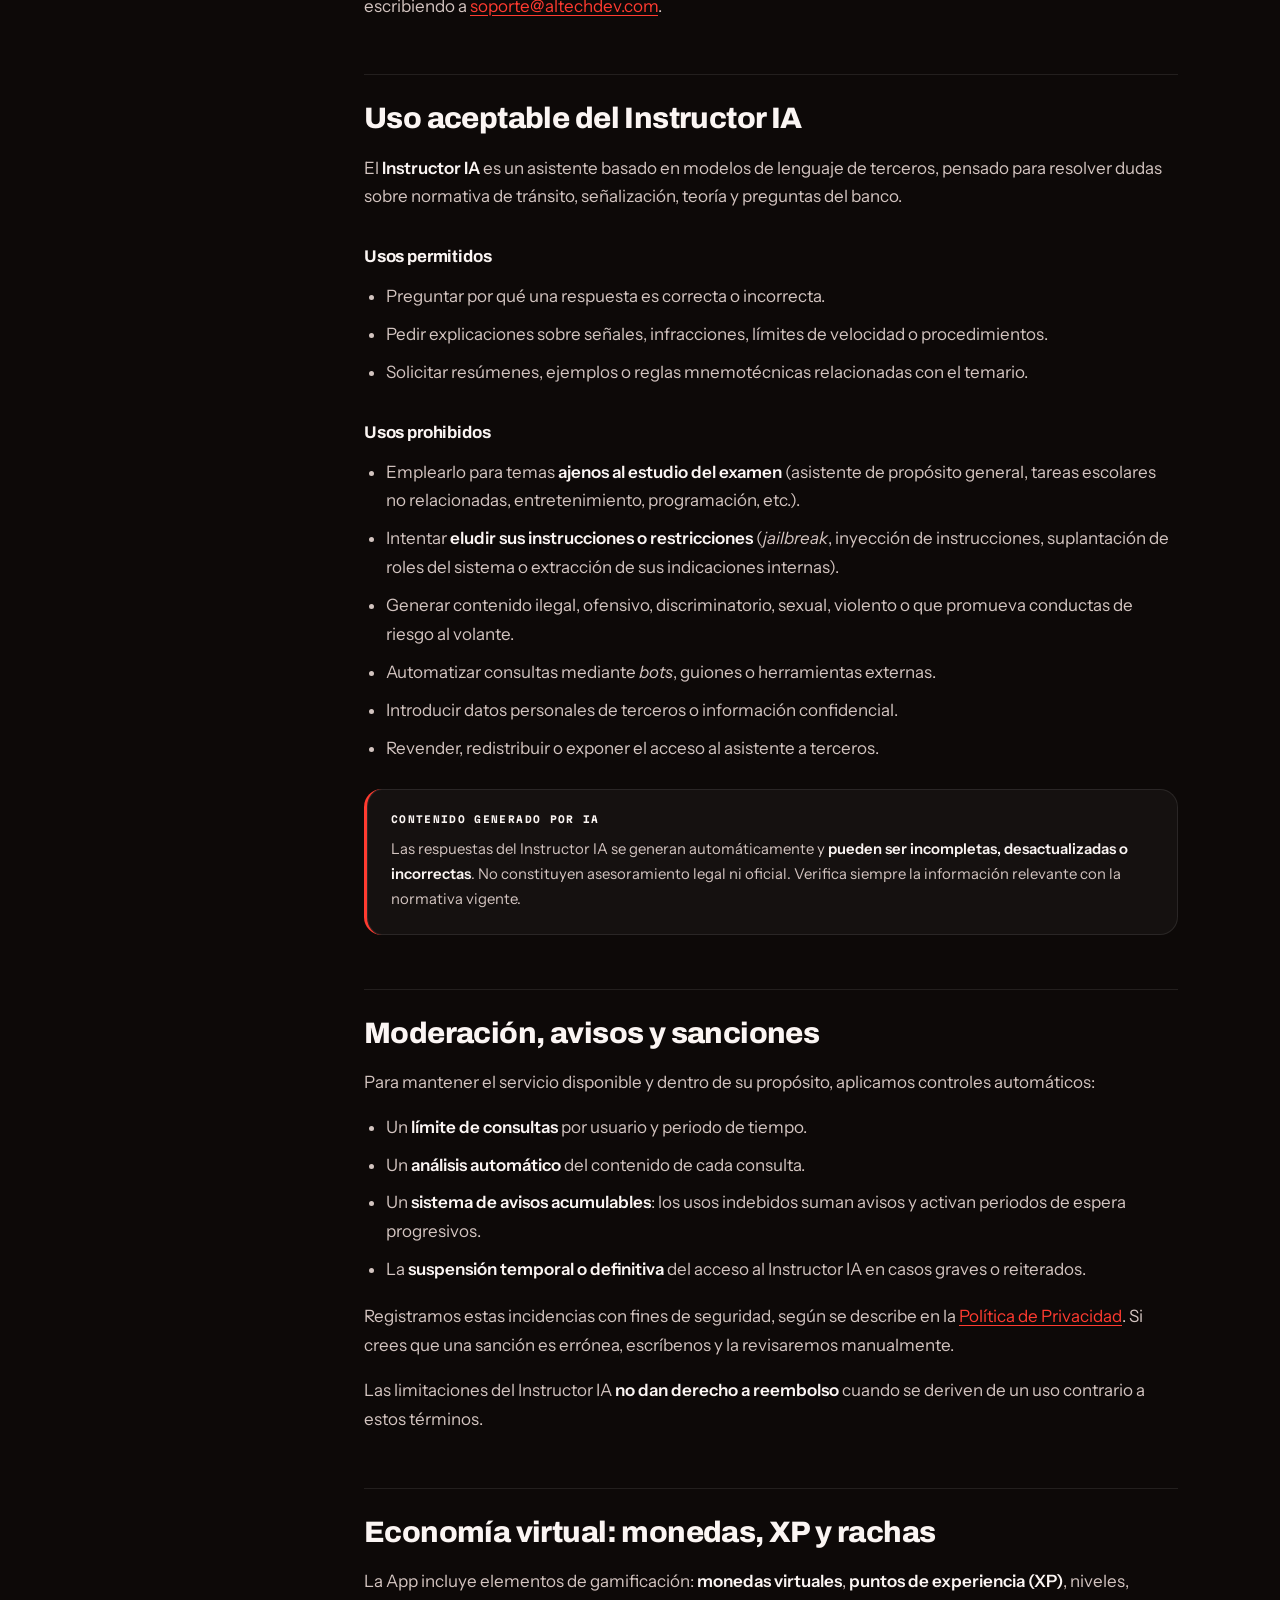
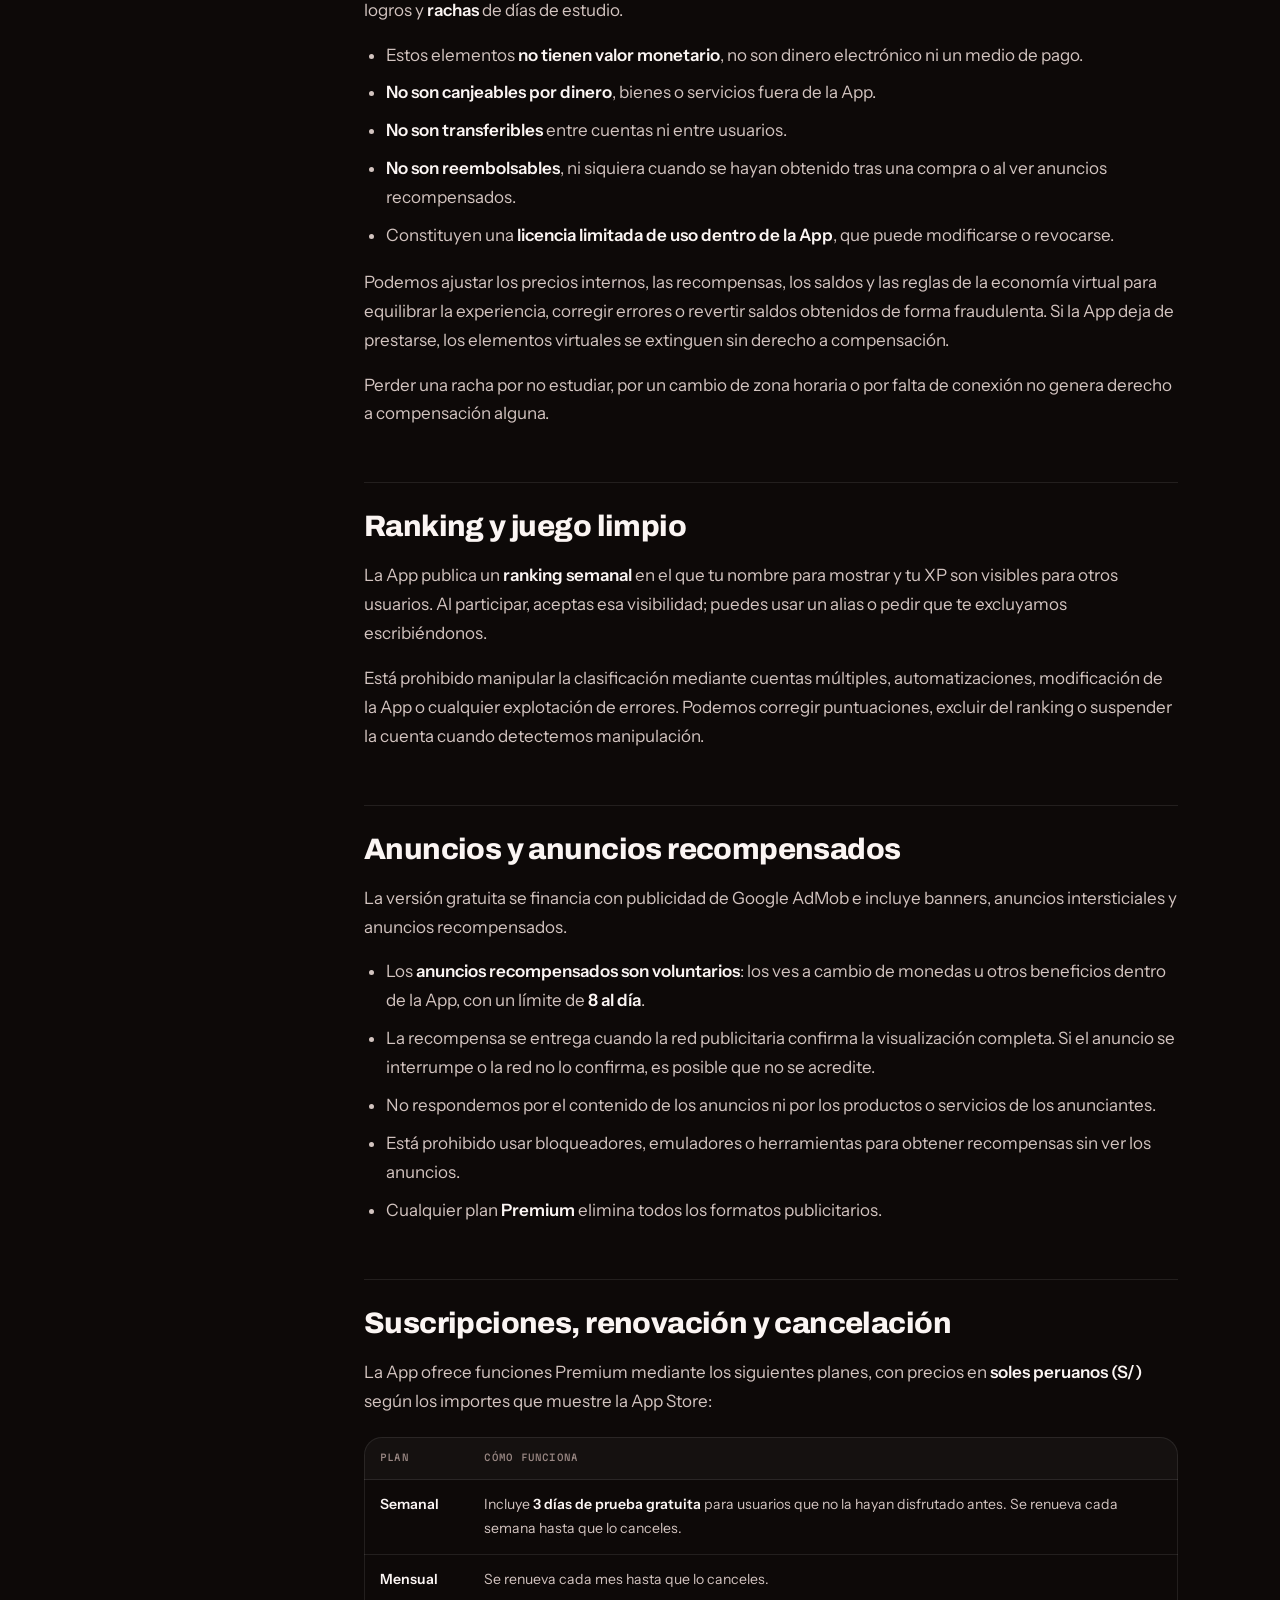
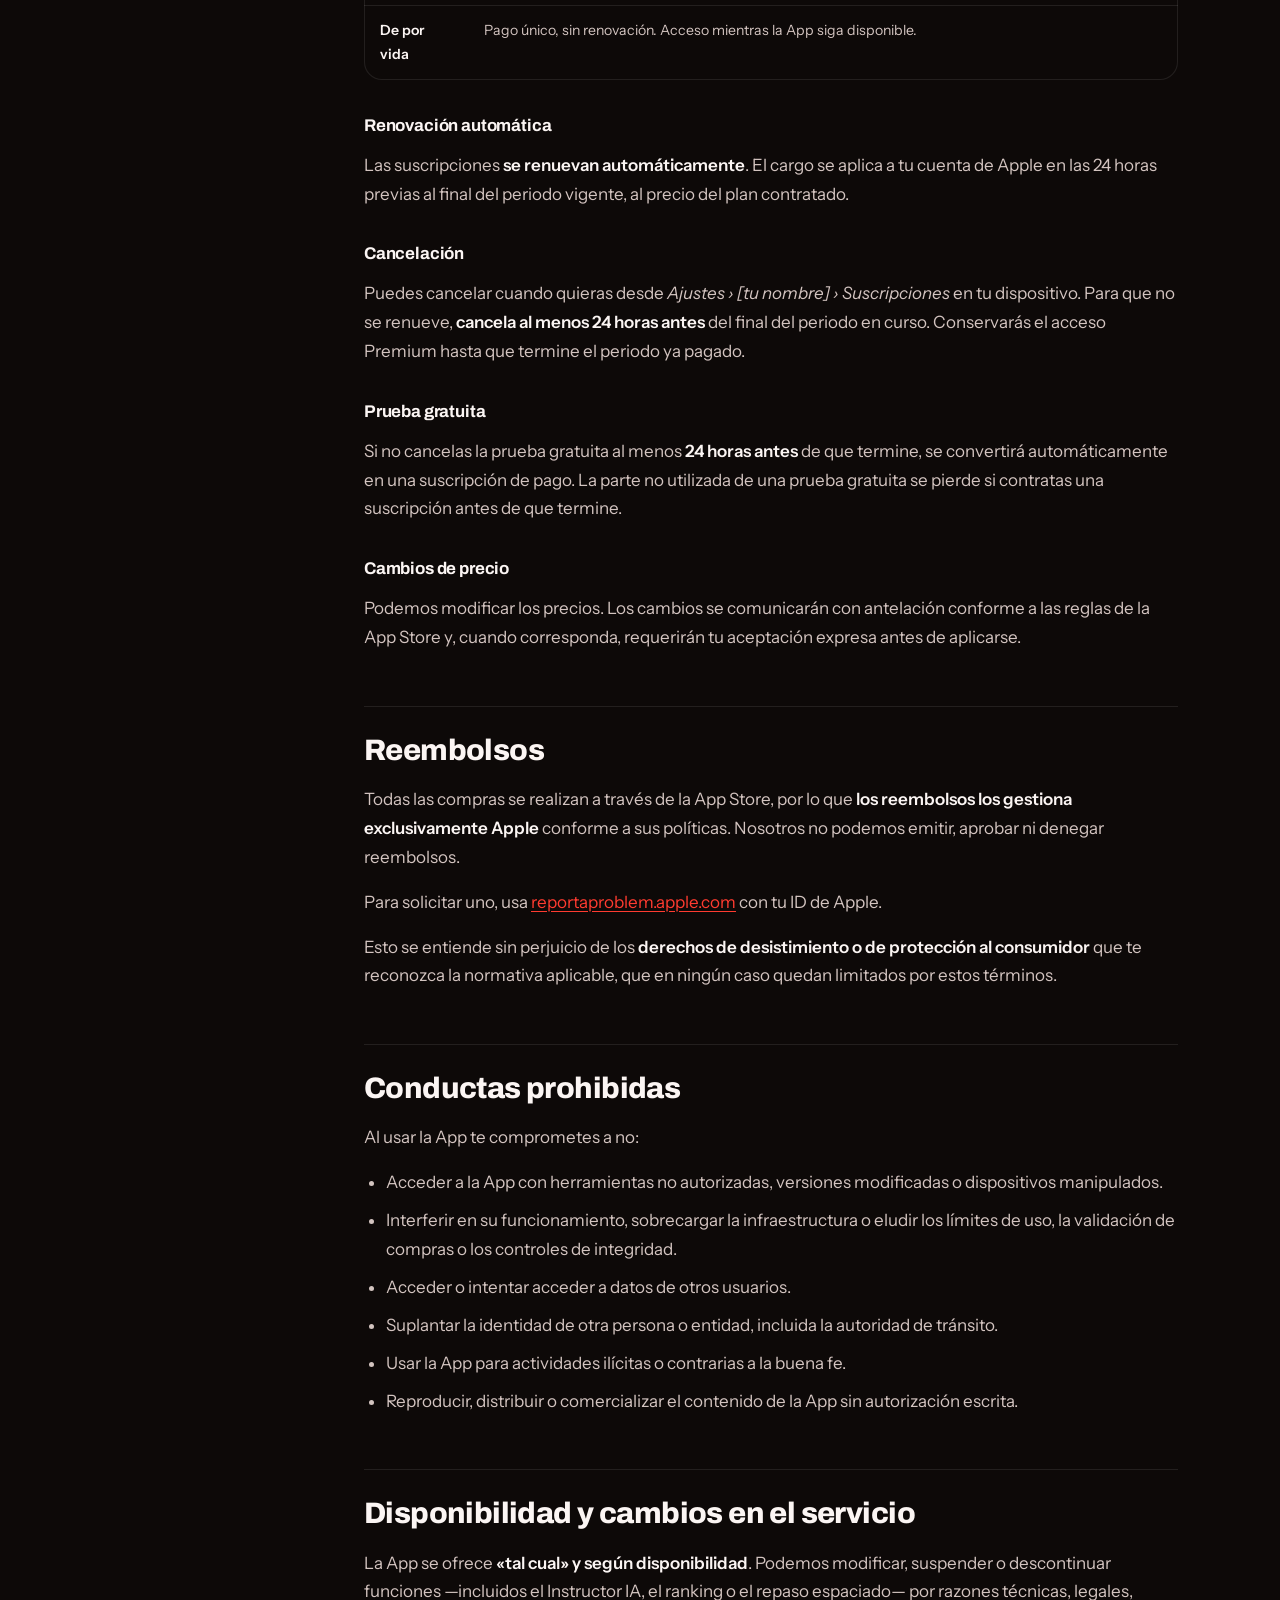
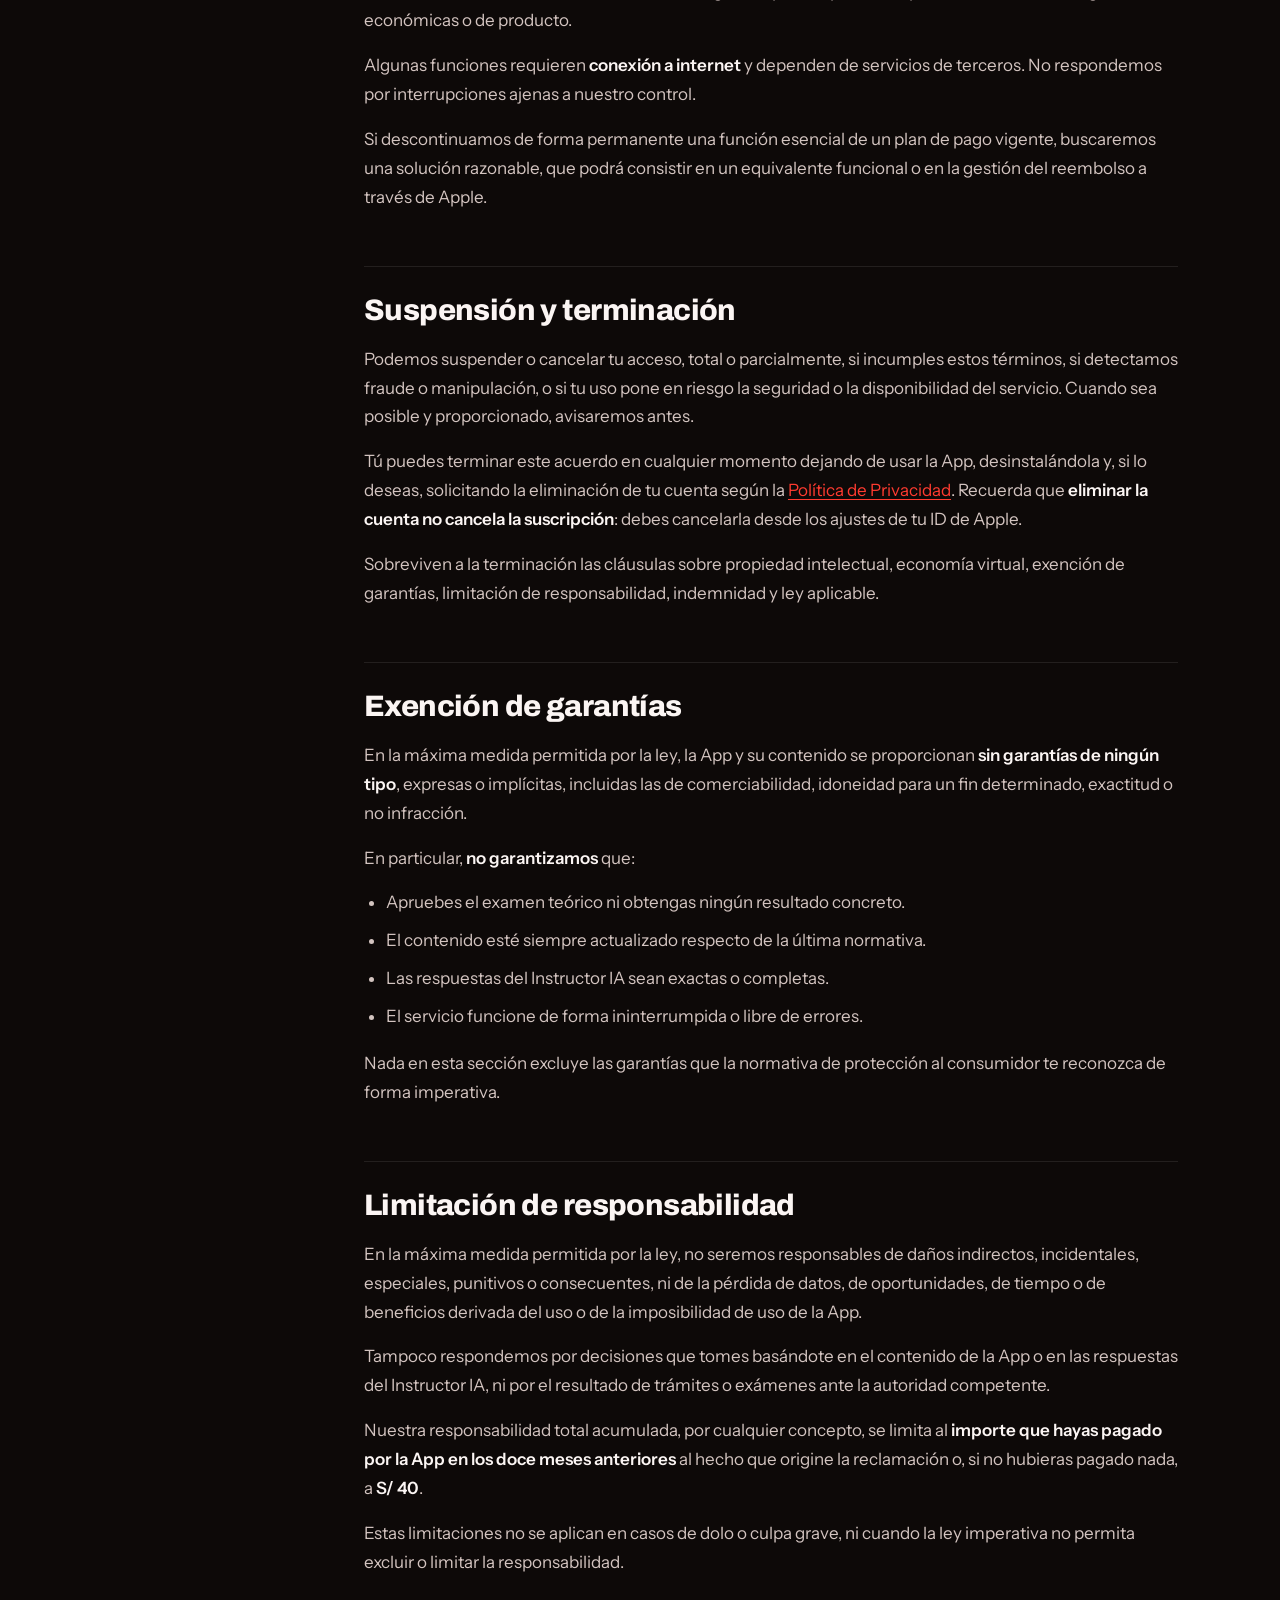
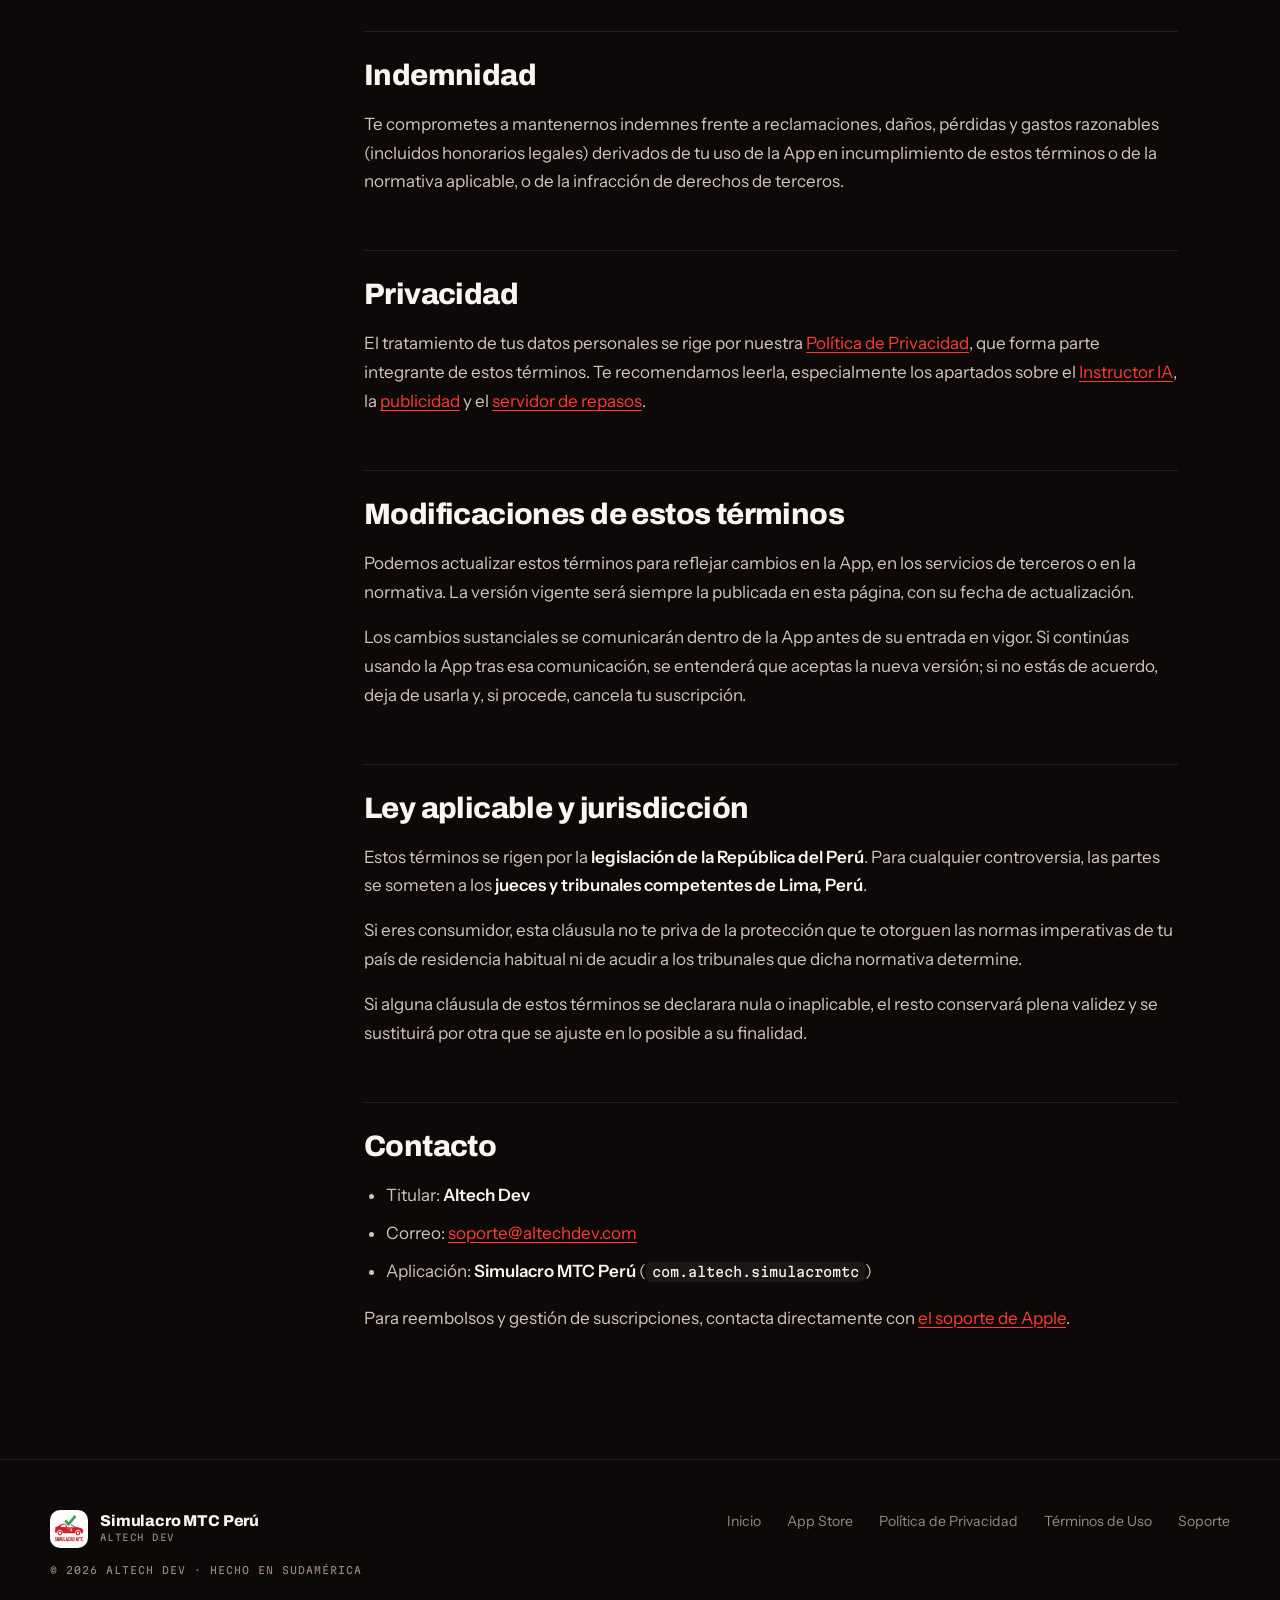
<file: terminos.html>
<!DOCTYPE html>
<html lang="es-PE">

<head>
  <meta charset="UTF-8">
  <meta name="viewport" content="width=device-width, initial-scale=1.0">
  <title>Términos de Uso — Simulacro MTC Perú</title>
  <meta name="description"
    content="Términos de Uso de Simulacro MTC Perú: condiciones del servicio, suscripciones, uso del Instructor IA, economía virtual y responsabilidad.">
  <meta name="theme-color" content="#0D0908">
  <meta name="robots" content="index, follow">
  <link rel="canonical" href="https://zeytx.github.io/simulacro-mtc-web/terminos.html">

  <meta property="og:type" content="article">
  <meta property="og:title" content="Términos de Uso — Simulacro MTC Perú">
  <meta property="og:description" content="Condiciones que regulan el uso de la app, las suscripciones y el Instructor IA.">
  <meta property="og:image" content="https://zeytx.github.io/simulacro-mtc-web/assets/og-image.png">
  <meta property="og:locale" content="es_PE">

  <link rel="icon" type="image/png" href="assets/favicon.png">
  <link rel="apple-touch-icon" href="assets/apple-touch-icon.png">

  <link rel="preconnect" href="https://fonts.googleapis.com">
  <link rel="preconnect" href="https://fonts.gstatic.com" crossorigin>
  <link
    href="https://fonts.googleapis.com/css2?family=Archivo:wght@400..900&family=Instrument+Sans:wght@400;500;600&family=Martian+Mono:wght@500;700&display=swap"
    rel="stylesheet">
  <link rel="stylesheet" href="assets/legal.css">
</head>

<body>
  <a class="skip" href="#contenido">Saltar al contenido</a>

  <header class="topbar">
    <div class="wrap topbar-in">
      <a class="brand" href="index.html">
        <img src="assets/app-icon.png" alt="">
        <span><b>Simulacro MTC Perú</b><span>Altech Dev</span></span>
      </a>
      <nav class="topbar-links" aria-label="Documentos legales">
        <a href="index.html">Inicio</a>
        <a href="privacidad.html">Privacidad</a>
        <a href="terminos.html" aria-current="page">Términos</a>
      </nav>
    </div>
  </header>

  <div class="wrap doc-head">
    <p class="kicker">Documento legal</p>
    <h1>Términos de Uso</h1>
    <p class="lede">Estas condiciones regulan el uso de <strong>Simulacro MTC Perú</strong>: qué puedes esperar de
      la app, qué esperamos de ti, cómo funcionan las suscripciones y hasta dónde llega nuestra responsabilidad.</p>
    <div class="meta">
      <span class="chip on">Actualizados el 21 de agosto de 2026</span>
      <span class="chip">Versión 2.0</span>
      <span class="chip">Aplica a iOS · com.altech.simulacromtc</span>
    </div>
  </div>

  <main class="wrap doc" id="contenido">
    <nav class="toc" aria-label="Índice de contenidos">
      <h2>Índice</h2>
      <ol>
        <li><a href="#aceptacion">Aceptación de los términos</a></li>
        <li><a href="#naturaleza">Qué es y qué no es esta app</a></li>
        <li><a href="#requisitos">Requisitos y cuenta de usuario</a></li>
        <li><a href="#licencia">Licencia de uso</a></li>
        <li><a href="#contenido-estudio">Contenido de estudio y exactitud</a></li>
        <li><a href="#instructor-ia">Uso aceptable del Instructor IA</a></li>
        <li><a href="#moderacion">Moderación, avisos y sanciones</a></li>
        <li><a href="#economia">Economía virtual: monedas, XP y rachas</a></li>
        <li><a href="#ranking">Ranking y juego limpio</a></li>
        <li><a href="#anuncios">Anuncios y anuncios recompensados</a></li>
        <li><a href="#suscripciones">Suscripciones, renovación y cancelación</a></li>
        <li><a href="#reembolsos">Reembolsos</a></li>
        <li><a href="#prohibido">Conductas prohibidas</a></li>
        <li><a href="#disponibilidad">Disponibilidad y cambios en el servicio</a></li>
        <li><a href="#suspension">Suspensión y terminación</a></li>
        <li><a href="#garantias">Exención de garantías</a></li>
        <li><a href="#responsabilidad">Limitación de responsabilidad</a></li>
        <li><a href="#indemnidad">Indemnidad</a></li>
        <li><a href="#privacidad">Privacidad</a></li>
        <li><a href="#modificaciones">Modificaciones de estos términos</a></li>
        <li><a href="#ley">Ley aplicable y jurisdicción</a></li>
        <li><a href="#contacto">Contacto</a></li>
      </ol>
    </nav>

    <div class="body">

      <div class="summary">
        <h2>Lo esencial en 7 puntos</h2>
        <ul>
          <li>La app es una <strong>herramienta de práctica no oficial</strong>: no está afiliada a la Ministerio de Transportes y Comunicaciones y <strong>no garantiza que apruebes</strong> el examen.</li>
          <li>Te damos una <strong>licencia personal e intransferible</strong> para usarla; el contenido y el software
            siguen siendo nuestros.</li>
          <li>El <strong>Instructor IA</strong> es para estudiar tránsito. Intentar desviarlo de ese uso puede
            derivar en avisos, periodos de espera y bloqueo de la función.</li>
          <li>Las <strong>monedas, el XP y las rachas no tienen valor monetario</strong>, no son transferibles ni
            reembolsables.</li>
          <li>Las <strong>suscripciones se renuevan automáticamente</strong> salvo que las canceles al menos 24 horas
            antes del final del periodo, desde los ajustes de tu ID de Apple.</li>
          <li>Los <strong>reembolsos los gestiona Apple</strong>, no nosotros.</li>
          <li>Las respuestas del Instructor IA <strong>pueden contener errores</strong>: la normativa oficial siempre
            prevalece.</li>
        </ul>
      </div>

      <section id="aceptacion">
        <h2>Aceptación de los términos</h2>
        <p>Estos Términos de Uso constituyen un acuerdo entre tú (el «usuario») y <strong>Altech Dev</strong>
          («nosotros»), desarrollador de la aplicación <strong>Simulacro MTC Perú</strong>
          (<code>com.altech.simulacromtc</code>, la «App»).</p>
        <p>Al descargar, instalar o usar la App aceptas estos términos en su totalidad. <strong>Si no estás de acuerdo
            con alguna de sus cláusulas, no uses la App</strong> y desinstálala.</p>
        <p>La App se distribuye a través de la <a href="https://apps.apple.com/pe/app/simulacro-mtc-peru/id6756247516" rel="noopener">App
            Store</a>, por lo que también te resultan aplicables las condiciones de servicio de Apple.</p>
      </section>

      <section id="naturaleza">
        <h2>Qué es y qué no es esta app</h2>
        <p>La App es una <strong>herramienta privada de estudio y práctica</strong> para el examen teórico de licencia
          de conducir. Ofrece un banco de <strong>2178 preguntas</strong>, simulacros cronometrados de
          <strong>40 preguntas en 40 minutos</strong> con un mínimo de <strong>35 respuestas correctas</strong> para
          aprobar, teoría, repaso espaciado y un asistente de estudio basado en inteligencia artificial.
        </p>
        <div class="callout warn">
          <b>No es un producto oficial</b>
          <p>La App <strong>no está afiliada, avalada, patrocinada ni administrada por la Ministerio de Transportes y Comunicaciones (MTC)</strong> ni por ninguna otra entidad pública. Las marcas y denominaciones oficiales que
            aparezcan se usan únicamente con fines descriptivos e informativos.</p>
        </div>
        <p>La App <strong>no garantiza que apruebes el examen</strong>, no tramita ni gestiona licencias, citas ni
          procedimientos administrativos, y no sustituye la formación en una escuela de conducción ni la consulta de
          la normativa vigente. El resultado del examen depende de tu preparación y de los criterios de la autoridad
          competente.</p>
      </section>

      <section id="requisitos">
        <h2>Requisitos y cuenta de usuario</h2>
        <ul>
          <li>Debes tener al menos <strong>16 años</strong>. Si eres menor de edad, necesitas la autorización de tu
            padre, madre o representante legal.</li>
          <li>Puedes usar la App con la <strong>sesión anónima</strong> que se crea automáticamente o vincular una
            cuenta con Google, Apple o correo electrónico.</li>
          <li>Eres responsable de la actividad realizada desde tu cuenta y de mantener la confidencialidad de tus
            credenciales.</li>
          <li>La cuenta es <strong>personal</strong>: no puedes venderla, cederla ni compartirla.</li>
          <li>El <strong>nombre para mostrar</strong> debe ser respetuoso. Podemos modificar o eliminar nombres
            ofensivos, suplantadores o engañosos.</li>
        </ul>
      </section>

      <section id="licencia">
        <h2>Licencia de uso</h2>
        <p>Te concedemos una licencia <strong>limitada, personal, revocable, no exclusiva e intransferible</strong>
          para instalar y usar la App en los dispositivos que controles, con fines exclusivamente personales y no
          comerciales.</p>
        <p>Todo el software, diseño, textos, explicaciones, ilustraciones, marcas y demás elementos de la App son de
          nuestra titularidad o de nuestros licenciantes, y están protegidos por la normativa de propiedad
          intelectual. Esta licencia no te transfiere ningún derecho de propiedad.</p>
        <p>Salvo que la ley lo permita expresamente, no puedes:</p>
        <ul>
          <li>Copiar, modificar, traducir o crear obras derivadas de la App.</li>
          <li>Descompilar, aplicar ingeniería inversa o intentar extraer su código fuente.</li>
          <li>Extraer de forma masiva el banco de preguntas, la teoría o cualquier otro contenido
            (<em>scraping</em>), ni redistribuirlo, publicarlo o comercializarlo.</li>
          <li>Eliminar o alterar avisos de derechos de autor o de propiedad.</li>
        </ul>
      </section>

      <section id="contenido-estudio">
        <h2>Contenido de estudio y exactitud</h2>
        <p>Elaboramos y revisamos el contenido con la mayor diligencia posible, tomando como referencia el material
          público disponible y la normativa de tránsito aplicable. Aun así, <strong>la normativa cambia</strong> y
          pueden existir erratas o desactualizaciones.</p>
        <p>El contenido de la App tiene finalidad <strong>educativa y de práctica</strong>. Ante cualquier
          discrepancia, prevalece siempre la normativa oficial vigente y el criterio de la autoridad competente.</p>
        <p>Si detectas un error en una pregunta o explicación, agradecemos que lo reportes desde la App o escribiendo
          a <a href="mailto:soporte@altechdev.com">soporte@altechdev.com</a>.</p>
      </section>

      <section id="instructor-ia">
        <h2>Uso aceptable del Instructor IA</h2>
        <p>El <strong>Instructor IA</strong> es un asistente basado en modelos de lenguaje de terceros, pensado para
          resolver dudas sobre normativa de tránsito, señalización, teoría y preguntas del banco.</p>

        <h3>Usos permitidos</h3>
        <ul>
          <li>Preguntar por qué una respuesta es correcta o incorrecta.</li>
          <li>Pedir explicaciones sobre señales, infracciones, límites de velocidad o procedimientos.</li>
          <li>Solicitar resúmenes, ejemplos o reglas mnemotécnicas relacionadas con el temario.</li>
        </ul>

        <h3>Usos prohibidos</h3>
        <ul>
          <li>Emplearlo para temas <strong>ajenos al estudio del examen</strong> (asistente de propósito general,
            tareas escolares no relacionadas, entretenimiento, programación, etc.).</li>
          <li>Intentar <strong>eludir sus instrucciones o restricciones</strong> (<em>jailbreak</em>, inyección de
            instrucciones, suplantación de roles del sistema o extracción de sus indicaciones internas).</li>
          <li>Generar contenido ilegal, ofensivo, discriminatorio, sexual, violento o que promueva conductas de
            riesgo al volante.</li>
          <li>Automatizar consultas mediante <em>bots</em>, guiones o herramientas externas.</li>
          <li>Introducir datos personales de terceros o información confidencial.</li>
          <li>Revender, redistribuir o exponer el acceso al asistente a terceros.</li>
        </ul>

        <div class="callout">
          <b>Contenido generado por IA</b>
          <p>Las respuestas del Instructor IA se generan automáticamente y <strong>pueden ser incompletas,
              desactualizadas o incorrectas</strong>. No constituyen asesoramiento legal ni oficial. Verifica siempre
            la información relevante con la normativa vigente.</p>
        </div>
      </section>

      <section id="moderacion">
        <h2>Moderación, avisos y sanciones</h2>
        <p>Para mantener el servicio disponible y dentro de su propósito, aplicamos controles automáticos:</p>
        <ul>
          <li>Un <strong>límite de consultas</strong> por usuario y periodo de tiempo.</li>
          <li>Un <strong>análisis automático</strong> del contenido de cada consulta.</li>
          <li>Un <strong>sistema de avisos acumulables</strong>: los usos indebidos suman avisos y activan periodos de
            espera progresivos.</li>
          <li>La <strong>suspensión temporal o definitiva</strong> del acceso al Instructor IA en casos graves o
            reiterados.</li>
        </ul>
        <p>Registramos estas incidencias con fines de seguridad, según se describe en la
          <a href="privacidad.html#instructor-ia">Política de Privacidad</a>. Si crees que una sanción es errónea,
          escríbenos y la revisaremos manualmente.
        </p>
        <p>Las limitaciones del Instructor IA <strong>no dan derecho a reembolso</strong> cuando se deriven de un uso
          contrario a estos términos.</p>
      </section>

      <section id="economia">
        <h2>Economía virtual: monedas, XP y rachas</h2>
        <p>La App incluye elementos de gamificación: <strong>monedas virtuales</strong>, <strong>puntos de
            experiencia (XP)</strong>, niveles, logros y <strong>rachas</strong> de días de estudio.</p>
        <ul>
          <li>Estos elementos <strong>no tienen valor monetario</strong>, no son dinero electrónico ni un medio de
            pago.</li>
          <li><strong>No son canjeables por dinero</strong>, bienes o servicios fuera de la App.</li>
          <li><strong>No son transferibles</strong> entre cuentas ni entre usuarios.</li>
          <li><strong>No son reembolsables</strong>, ni siquiera cuando se hayan obtenido tras una compra o al ver
            anuncios recompensados.</li>
          <li>Constituyen una <strong>licencia limitada de uso dentro de la App</strong>, que puede modificarse o
            revocarse.</li>
        </ul>
        <p>Podemos ajustar los precios internos, las recompensas, los saldos y las reglas de la economía virtual para
          equilibrar la experiencia, corregir errores o revertir saldos obtenidos de forma fraudulenta. Si la App
          deja de prestarse, los elementos virtuales se extinguen sin derecho a compensación.</p>
        <p>Perder una racha por no estudiar, por un cambio de zona horaria o por falta de conexión no genera derecho
          a compensación alguna.</p>
      </section>

      <section id="ranking">
        <h2>Ranking y juego limpio</h2>
        <p>La App publica un <strong>ranking semanal</strong> en el que tu nombre para mostrar y tu XP son visibles
          para otros usuarios. Al participar, aceptas esa visibilidad; puedes usar un alias o pedir que te excluyamos
          escribiéndonos.</p>
        <p>Está prohibido manipular la clasificación mediante cuentas múltiples, automatizaciones, modificación de la
          App o cualquier explotación de errores. Podemos corregir puntuaciones, excluir del ranking o suspender la
          cuenta cuando detectemos manipulación.</p>
      </section>

      <section id="anuncios">
        <h2>Anuncios y anuncios recompensados</h2>
        <p>La versión gratuita se financia con publicidad de Google AdMob e incluye banners, anuncios intersticiales y
          anuncios recompensados.</p>
        <ul>
          <li>Los <strong>anuncios recompensados son voluntarios</strong>: los ves a cambio de monedas u otros
            beneficios dentro de la App, con un límite de <strong>8 al día</strong>.</li>
          <li>La recompensa se entrega cuando la red publicitaria confirma la visualización completa. Si el anuncio se
            interrumpe o la red no lo confirma, es posible que no se acredite.</li>
          <li>No respondemos por el contenido de los anuncios ni por los productos o servicios de los anunciantes.
          </li>
          <li>Está prohibido usar bloqueadores, emuladores o herramientas para obtener recompensas sin ver los
            anuncios.</li>
          <li>Cualquier plan <strong>Premium</strong> elimina todos los formatos publicitarios.</li>
        </ul>
      </section>

      <section id="suscripciones">
        <h2>Suscripciones, renovación y cancelación</h2>
        <p>La App ofrece funciones Premium mediante los siguientes planes, con precios en
          <strong>soles peruanos (S/)</strong> según los importes que muestre la App Store:
        </p>
        <div class="table-scroll">
          <table>
            <thead>
              <tr>
                <th scope="col">Plan</th>
                <th scope="col">Cómo funciona</th>
              </tr>
            </thead>
            <tbody>
              <tr>
                <td><strong>Semanal</strong></td>
                <td>Incluye <strong>3 días de prueba gratuita</strong> para usuarios que no la hayan disfrutado antes.
                  Se renueva cada semana hasta que lo canceles.</td>
              </tr>
              <tr>
                <td><strong>Mensual</strong></td>
                <td>Se renueva cada mes hasta que lo canceles.</td>
              </tr>
              <tr>
                <td><strong>De por vida</strong></td>
                <td>Pago único, sin renovación. Acceso mientras la App siga disponible.</td>
              </tr>
            </tbody>
          </table>
        </div>

        <h3>Renovación automática</h3>
        <p>Las suscripciones <strong>se renuevan automáticamente</strong>. El cargo se aplica a tu cuenta de Apple en
          las 24 horas previas al final del periodo vigente, al precio del plan contratado.</p>

        <h3>Cancelación</h3>
        <p>Puedes cancelar cuando quieras desde <em>Ajustes › [tu nombre] › Suscripciones</em> en tu dispositivo. Para
          que no se renueve, <strong>cancela al menos 24 horas antes</strong> del final del periodo en curso.
          Conservarás el acceso Premium hasta que termine el periodo ya pagado.</p>

        <h3>Prueba gratuita</h3>
        <p>Si no cancelas la prueba gratuita al menos <strong>24 horas antes</strong> de que termine, se convertirá
          automáticamente en una suscripción de pago. La parte no utilizada de una prueba gratuita se pierde si
          contratas una suscripción antes de que termine.</p>

        <h3>Cambios de precio</h3>
        <p>Podemos modificar los precios. Los cambios se comunicarán con antelación conforme a las reglas de la App
          Store y, cuando corresponda, requerirán tu aceptación expresa antes de aplicarse.</p>
      </section>

      <section id="reembolsos">
        <h2>Reembolsos</h2>
        <p>Todas las compras se realizan a través de la App Store, por lo que <strong>los reembolsos los gestiona
            exclusivamente Apple</strong> conforme a sus políticas. Nosotros no podemos emitir, aprobar ni denegar
          reembolsos.</p>
        <p>Para solicitar uno, usa <a href="https://reportaproblem.apple.com" rel="noopener">reportaproblem.apple.com</a>
          con tu ID de Apple.</p>
        <p>Esto se entiende sin perjuicio de los <strong>derechos de desistimiento o de protección al consumidor</strong>
          que te reconozca la normativa aplicable, que en ningún caso quedan limitados por estos términos.</p>
      </section>

      <section id="prohibido">
        <h2>Conductas prohibidas</h2>
        <p>Al usar la App te comprometes a no:</p>
        <ul>
          <li>Acceder a la App con herramientas no autorizadas, versiones modificadas o dispositivos manipulados.</li>
          <li>Interferir en su funcionamiento, sobrecargar la infraestructura o eludir los límites de uso, la
            validación de compras o los controles de integridad.</li>
          <li>Acceder o intentar acceder a datos de otros usuarios.</li>
          <li>Suplantar la identidad de otra persona o entidad, incluida la autoridad de tránsito.</li>
          <li>Usar la App para actividades ilícitas o contrarias a la buena fe.</li>
          <li>Reproducir, distribuir o comercializar el contenido de la App sin autorización escrita.</li>
        </ul>
      </section>

      <section id="disponibilidad">
        <h2>Disponibilidad y cambios en el servicio</h2>
        <p>La App se ofrece <strong>«tal cual» y según disponibilidad</strong>. Podemos modificar, suspender o
          descontinuar funciones —incluidos el Instructor IA, el ranking o el repaso espaciado— por razones técnicas,
          legales, económicas o de producto.</p>
        <p>Algunas funciones requieren <strong>conexión a internet</strong> y dependen de servicios de terceros. No
          respondemos por interrupciones ajenas a nuestro control.</p>
        <p>Si descontinuamos de forma permanente una función esencial de un plan de pago vigente, buscaremos una
          solución razonable, que podrá consistir en un equivalente funcional o en la gestión del reembolso a través
          de Apple.</p>
      </section>

      <section id="suspension">
        <h2>Suspensión y terminación</h2>
        <p>Podemos suspender o cancelar tu acceso, total o parcialmente, si incumples estos términos, si detectamos
          fraude o manipulación, o si tu uso pone en riesgo la seguridad o la disponibilidad del servicio. Cuando sea
          posible y proporcionado, avisaremos antes.</p>
        <p>Tú puedes terminar este acuerdo en cualquier momento dejando de usar la App, desinstalándola y, si lo
          deseas, solicitando la eliminación de tu cuenta según la
          <a href="privacidad.html#eliminar">Política de Privacidad</a>. Recuerda que
          <strong>eliminar la cuenta no cancela la suscripción</strong>: debes cancelarla desde los ajustes de tu ID de
          Apple.
        </p>
        <p>Sobreviven a la terminación las cláusulas sobre propiedad intelectual, economía virtual, exención de
          garantías, limitación de responsabilidad, indemnidad y ley aplicable.</p>
      </section>

      <section id="garantias">
        <h2>Exención de garantías</h2>
        <p>En la máxima medida permitida por la ley, la App y su contenido se proporcionan <strong>sin garantías de
            ningún tipo</strong>, expresas o implícitas, incluidas las de comerciabilidad, idoneidad para un fin
          determinado, exactitud o no infracción.</p>
        <p>En particular, <strong>no garantizamos</strong> que:</p>
        <ul>
          <li>Apruebes el examen teórico ni obtengas ningún resultado concreto.</li>
          <li>El contenido esté siempre actualizado respecto de la última normativa.</li>
          <li>Las respuestas del Instructor IA sean exactas o completas.</li>
          <li>El servicio funcione de forma ininterrumpida o libre de errores.</li>
        </ul>
        <p>Nada en esta sección excluye las garantías que la normativa de protección al consumidor te reconozca de
          forma imperativa.</p>
      </section>

      <section id="responsabilidad">
        <h2>Limitación de responsabilidad</h2>
        <p>En la máxima medida permitida por la ley, no seremos responsables de daños indirectos, incidentales,
          especiales, punitivos o consecuentes, ni de la pérdida de datos, de oportunidades, de tiempo o de beneficios
          derivada del uso o de la imposibilidad de uso de la App.</p>
        <p>Tampoco respondemos por decisiones que tomes basándote en el contenido de la App o en las respuestas del
          Instructor IA, ni por el resultado de trámites o exámenes ante la autoridad competente.</p>
        <p>Nuestra responsabilidad total acumulada, por cualquier concepto, se limita al <strong>importe que hayas
            pagado por la App en los doce meses anteriores</strong> al hecho que origine la reclamación o, si no
          hubieras pagado nada, a <strong>S/ 40</strong>.</p>
        <p>Estas limitaciones no se aplican en casos de dolo o culpa grave, ni cuando la ley imperativa no permita
          excluir o limitar la responsabilidad.</p>
      </section>

      <section id="indemnidad">
        <h2>Indemnidad</h2>
        <p>Te comprometes a mantenernos indemnes frente a reclamaciones, daños, pérdidas y gastos razonables
          (incluidos honorarios legales) derivados de tu uso de la App en incumplimiento de estos términos o de la
          normativa aplicable, o de la infracción de derechos de terceros.</p>
      </section>

      <section id="privacidad">
        <h2>Privacidad</h2>
        <p>El tratamiento de tus datos personales se rige por nuestra
          <a href="privacidad.html">Política de Privacidad</a>, que forma parte integrante de estos términos. Te
          recomendamos leerla, especialmente los apartados sobre el
          <a href="privacidad.html#instructor-ia">Instructor IA</a>, la
          <a href="privacidad.html#publicidad">publicidad</a> y el
          <a href="privacidad.html#fsrs">servidor de repasos</a>.
        </p>
      </section>

      <section id="modificaciones">
        <h2>Modificaciones de estos términos</h2>
        <p>Podemos actualizar estos términos para reflejar cambios en la App, en los servicios de terceros o en la
          normativa. La versión vigente será siempre la publicada en esta página, con su fecha de actualización.</p>
        <p>Los cambios sustanciales se comunicarán dentro de la App antes de su entrada en vigor. Si continúas usando
          la App tras esa comunicación, se entenderá que aceptas la nueva versión; si no estás de acuerdo, deja de
          usarla y, si procede, cancela tu suscripción.</p>
      </section>

      <section id="ley">
        <h2>Ley aplicable y jurisdicción</h2>
        <p>Estos términos se rigen por la <strong>legislación de la República del Perú</strong>. Para cualquier
          controversia, las partes se someten a los <strong>jueces y tribunales competentes de Lima, Perú</strong>.</p>
        <p>Si eres consumidor, esta cláusula no te priva de la protección que te otorguen las normas imperativas de tu
          país de residencia habitual ni de acudir a los tribunales que dicha normativa determine.</p>
        <p>Si alguna cláusula de estos términos se declarara nula o inaplicable, el resto conservará plena validez y
          se sustituirá por otra que se ajuste en lo posible a su finalidad.</p>
      </section>

      <section id="contacto">
        <h2>Contacto</h2>
        <ul>
          <li>Titular: <strong>Altech Dev</strong></li>
          <li>Correo: <a href="mailto:soporte@altechdev.com">soporte@altechdev.com</a></li>
          <li>Aplicación: <strong>Simulacro MTC Perú</strong> (<code>com.altech.simulacromtc</code>)</li>
        </ul>
        <p>Para reembolsos y gestión de suscripciones, contacta directamente con
          <a href="https://support.apple.com" rel="noopener">el soporte de Apple</a>.
        </p>
      </section>

    </div>
  </main>

  <footer>
    <div class="wrap foot-in">
      <div>
        <a class="brand" href="index.html">
          <img src="assets/app-icon.png" alt="">
          <span><b>Simulacro MTC Perú</b><span>Altech Dev</span></span>
        </a>
        <p class="copy">&copy; 2026 Altech Dev · Hecho en Sudamérica</p>
      </div>
      <div class="foot-links">
        <a href="index.html">Inicio</a>
        <a href="https://apps.apple.com/pe/app/simulacro-mtc-peru/id6756247516">App Store</a>
        <a href="privacidad.html">Política de Privacidad</a>
        <a href="terminos.html">Términos de Uso</a>
        <a href="mailto:soporte@altechdev.com">Soporte</a>
      </div>
    </div>
  </footer>

  <script>
    (function () {
      'use strict';
      var links = Array.prototype.slice.call(document.querySelectorAll('.toc a'));
      var sections = links.map(function (a) {
        return document.getElementById(a.getAttribute('href').slice(1));
      }).filter(Boolean);

      if (!('IntersectionObserver' in window) || !sections.length) return;

      var visible = new Set();
      var io = new IntersectionObserver(function (entries) {
        entries.forEach(function (e) {
          if (e.isIntersecting) visible.add(e.target); else visible.delete(e.target);
        });
        var first = sections.find(function (s) { return visible.has(s); });
        links.forEach(function (a) {
          a.classList.toggle('active', !!first && a.getAttribute('href') === '#' + first.id);
        });
      }, { rootMargin: '-96px 0px -70% 0px' });

      sections.forEach(function (s) { io.observe(s); });
    })();
  </script>
</body>

</html>
</file>
<file: assets/legal.css>
/* ============================================================
   SIMULACRO — sistema visual de paginas legales
   Comparte tokens y tipografias con index.html
   ============================================================ */

:root {
  --ink: #0d0908;
  --ink-2: #150e0c;
  --ink-3: #1e1513;
  --line: rgba(255, 255, 255, .09);
  --line-strong: rgba(255, 255, 255, .17);

  --accent: #ff3b30;
  --accent-soft: #ffb8b3;
  --amber: #ff9500;
  --deep: #b91c1c;
  --green: #22c55e;

  --fg: #fbf5f3;
  --fg-2: #d3c4c0;
  --fg-3: #9a8884;

  --display: 'Archivo', 'Arial Black', sans-serif;
  --body: 'Instrument Sans', system-ui, sans-serif;
  --mono: 'Martian Mono', ui-monospace, monospace;

  --r-sm: 10px;
  --r: 18px;
  --r-lg: 28px;
  --maxw: 1180px;
}

*,
*::before,
*::after {
  box-sizing: border-box;
}

html {
  scroll-behavior: smooth;
  scroll-padding-top: 96px;
}

@media (prefers-reduced-motion: reduce) {
  html {
    scroll-behavior: auto;
  }
}

body {
  margin: 0;
  background: var(--ink);
  color: var(--fg);
  font-family: var(--body);
  font-size: 17px;
  line-height: 1.7;
  -webkit-font-smoothing: antialiased;
  overflow-x: hidden;
}

a {
  color: inherit;
}

img {
  max-width: 100%;
  display: block;
}

::selection {
  background: var(--accent);
  color: var(--ink);
}

:focus-visible {
  outline: 3px solid var(--accent);
  outline-offset: 3px;
  border-radius: 4px;
}

.wrap {
  width: min(100% - 40px, var(--maxw));
  margin-inline: auto;
}

.skip {
  position: absolute;
  left: -9999px;
  top: 0;
  background: var(--accent);
  color: var(--ink);
  padding: 10px 16px;
  border-radius: 0 0 var(--r-sm) 0;
  font-weight: 600;
  z-index: 100;
}

.skip:focus {
  left: 0;
}

/* ---------- Barra superior ---------- */
.topbar {
  position: sticky;
  top: 0;
  z-index: 60;
  background: color-mix(in srgb, var(--ink) 86%, transparent);
  backdrop-filter: blur(14px);
  -webkit-backdrop-filter: blur(14px);
  border-bottom: 1px solid var(--line);
}

.topbar-in {
  display: flex;
  align-items: center;
  justify-content: space-between;
  gap: 20px;
  padding: 14px 0;
}

.brand {
  display: flex;
  align-items: center;
  gap: 12px;
  text-decoration: none;
  min-width: 0;
}

.brand img {
  width: 38px;
  height: 38px;
  border-radius: 10px;
  flex: none;
}

.brand b {
  font-family: var(--display);
  font-weight: 800;
  font-size: .98rem;
  letter-spacing: -.01em;
  display: block;
  line-height: 1.15;
}

.brand span span {
  display: block;
  font-family: var(--mono);
  font-size: .58rem;
  letter-spacing: .16em;
  text-transform: uppercase;
  color: var(--fg-3);
}

.topbar-links {
  display: flex;
  gap: 22px;
  flex-wrap: wrap;
}

.topbar-links a {
  text-decoration: none;
  font-size: .88rem;
  color: var(--fg-3);
  transition: color .2s;
}

.topbar-links a:hover,
.topbar-links a[aria-current="page"] {
  color: var(--accent);
}

/* ---------- Cabecera del documento ---------- */
.doc-head {
  padding: clamp(44px, 7vw, 88px) 0 34px;
  border-bottom: 1px solid var(--line);
}

.kicker {
  font-family: var(--mono);
  font-size: .62rem;
  letter-spacing: .2em;
  text-transform: uppercase;
  color: var(--accent);
  margin: 0 0 16px;
}

.doc-head h1 {
  font-family: var(--display);
  font-weight: 900;
  font-size: clamp(2.1rem, 6vw, 3.6rem);
  line-height: 1.02;
  letter-spacing: -.03em;
  margin: 0 0 18px;
  max-width: 18ch;
}

.doc-head .lede {
  color: var(--fg-2);
  font-size: 1.06rem;
  max-width: 66ch;
  margin: 0 0 24px;
}

.meta {
  display: flex;
  gap: 10px;
  flex-wrap: wrap;
}

.chip {
  font-family: var(--mono);
  font-size: .6rem;
  letter-spacing: .12em;
  text-transform: uppercase;
  color: var(--fg-2);
  padding: 7px 12px;
  border-radius: 999px;
  box-shadow: inset 0 0 0 1px var(--line-strong);
  background: rgba(255, 255, 255, .03);
}

.chip.on {
  color: var(--ink);
  background: var(--accent);
  box-shadow: none;
  font-weight: 700;
}

/* ---------- Layout de dos columnas ---------- */
.doc {
  display: grid;
  grid-template-columns: 250px minmax(0, 1fr);
  gap: clamp(30px, 5vw, 70px);
  padding: 46px 0 20px;
  align-items: start;
}

@media (max-width: 900px) {
  .doc {
    grid-template-columns: 1fr;
    gap: 30px;
  }
}

/* ---------- Indice ---------- */
.toc {
  position: sticky;
  top: 88px;
  max-height: calc(100vh - 110px);
  overflow-y: auto;
  padding-right: 6px;
}

@media (max-width: 900px) {
  .toc {
    position: static;
    max-height: none;
    border-radius: var(--r);
    padding: 20px 22px;
    background: rgba(255, 255, 255, .03);
    box-shadow: inset 0 0 0 1px var(--line);
  }
}

.toc h2 {
  font-family: var(--mono);
  font-size: .6rem;
  letter-spacing: .18em;
  text-transform: uppercase;
  color: var(--fg-3);
  margin: 0 0 14px;
  font-weight: 500;
}

.toc ol {
  list-style: none;
  margin: 0;
  padding: 0;
  counter-reset: toc;
}

.toc li {
  counter-increment: toc;
}

.toc a {
  display: block;
  text-decoration: none;
  font-size: .86rem;
  line-height: 1.4;
  color: var(--fg-3);
  padding: 7px 0 7px 30px;
  position: relative;
  border-left: 1px solid var(--line);
  transition: color .2s, border-color .2s;
}

.toc a::before {
  content: counter(toc, decimal-leading-zero);
  position: absolute;
  left: 12px;
  top: 10px;
  font-family: var(--mono);
  font-size: .56rem;
  color: var(--fg-3);
  opacity: .7;
}

.toc a:hover {
  color: var(--fg);
  border-color: var(--line-strong);
}

.toc a.active {
  color: var(--accent);
  border-color: var(--accent);
}

.toc a.active::before {
  color: var(--accent);
  opacity: 1;
}

/* ---------- Cuerpo ---------- */
.body {
  max-width: 74ch;
}

.summary {
  border-radius: var(--r-lg);
  padding: 28px 30px;
  background: linear-gradient(140deg, color-mix(in srgb, var(--accent) 10%, transparent), rgba(255, 255, 255, .03));
  box-shadow: inset 0 0 0 1px var(--line-strong);
  margin-bottom: 46px;
}

.summary h2 {
  font-family: var(--mono);
  font-size: .62rem;
  letter-spacing: .16em;
  text-transform: uppercase;
  color: var(--accent);
  margin: 0 0 16px;
  font-weight: 500;
}

.summary ul {
  margin: 0;
  padding: 0;
  list-style: none;
}

.summary li {
  position: relative;
  padding-left: 26px;
  margin-bottom: 11px;
  font-size: .96rem;
  color: var(--fg-2);
}

.summary li:last-child {
  margin-bottom: 0;
}

.summary li::before {
  content: '';
  position: absolute;
  left: 4px;
  top: .68em;
  width: 8px;
  height: 8px;
  border-radius: 2px;
  background: var(--accent);
}

.summary strong {
  color: var(--fg);
}

section[id] {
  scroll-margin-top: 96px;
}

.body h2 {
  font-family: var(--display);
  font-weight: 800;
  font-size: clamp(1.4rem, 3vw, 1.85rem);
  letter-spacing: -.02em;
  line-height: 1.15;
  margin: 54px 0 18px;
  padding-top: 26px;
  border-top: 1px solid var(--line);
}

.body section:first-of-type h2 {
  margin-top: 0;
}

.body h3 {
  font-family: var(--display);
  font-weight: 700;
  font-size: 1.06rem;
  letter-spacing: -.01em;
  margin: 32px 0 10px;
  color: var(--fg);
}

.body h4 {
  font-family: var(--mono);
  font-weight: 500;
  font-size: .62rem;
  letter-spacing: .14em;
  text-transform: uppercase;
  color: var(--fg-3);
  margin: 26px 0 8px;
}

.body p {
  margin: 0 0 16px;
  color: var(--fg-2);
}

.body ul,
.body ol {
  margin: 0 0 18px;
  padding-left: 22px;
  color: var(--fg-2);
}

.body li {
  margin-bottom: 9px;
}

.body strong {
  color: var(--fg);
  font-weight: 600;
}

.body a:not(.chip) {
  color: var(--accent);
  text-underline-offset: 3px;
  text-decoration-thickness: 1px;
}

.body code {
  font-family: var(--mono);
  font-size: .78em;
  background: rgba(255, 255, 255, .06);
  padding: 2px 6px;
  border-radius: 5px;
  color: var(--fg);
  word-break: break-word;
}

.callout {
  border-radius: var(--r);
  padding: 22px 24px;
  background: rgba(255, 255, 255, .03);
  box-shadow: inset 0 0 0 1px var(--line);
  border-left: 3px solid var(--accent);
  margin: 26px 0;
  font-size: .93rem;
}

.callout p:last-child {
  margin-bottom: 0;
}

.callout b {
  color: var(--fg);
  font-family: var(--mono);
  font-size: .6rem;
  letter-spacing: .14em;
  text-transform: uppercase;
  display: block;
  margin-bottom: 10px;
}

.callout.warn {
  border-left-color: var(--amber);
}

.callout.warn b {
  color: var(--amber);
}

.table-scroll {
  overflow-x: auto;
  margin: 22px 0 26px;
  border-radius: var(--r);
  box-shadow: inset 0 0 0 1px var(--line);
}

table {
  border-collapse: collapse;
  width: 100%;
  min-width: 520px;
  font-size: .88rem;
}

th,
td {
  text-align: left;
  padding: 13px 16px;
  border-bottom: 1px solid var(--line);
  vertical-align: top;
  color: var(--fg-2);
}

thead th {
  font-family: var(--mono);
  font-size: .58rem;
  letter-spacing: .13em;
  text-transform: uppercase;
  color: var(--fg-3);
  background: rgba(255, 255, 255, .03);
  font-weight: 500;
}

tbody tr:last-child td {
  border-bottom: none;
}

td strong {
  color: var(--fg);
}

/* ---------- Pie ---------- */
footer {
  border-top: 1px solid var(--line);
  padding: 50px 0 44px;
  margin-top: clamp(50px, 8vw, 90px);
}

.foot-in {
  display: flex;
  justify-content: space-between;
  gap: 28px;
  flex-wrap: wrap;
  align-items: flex-start;
}

.foot-links {
  display: flex;
  gap: 26px;
  flex-wrap: wrap;
}

.foot-links a {
  text-decoration: none;
  font-size: .88rem;
  color: var(--fg-3);
  transition: color .2s;
}

.foot-links a:hover {
  color: var(--accent);
}

.copy {
  font-family: var(--mono);
  font-size: .62rem;
  letter-spacing: .1em;
  text-transform: uppercase;
  color: var(--fg-3);
  margin: 14px 0 0;
}
</file>
